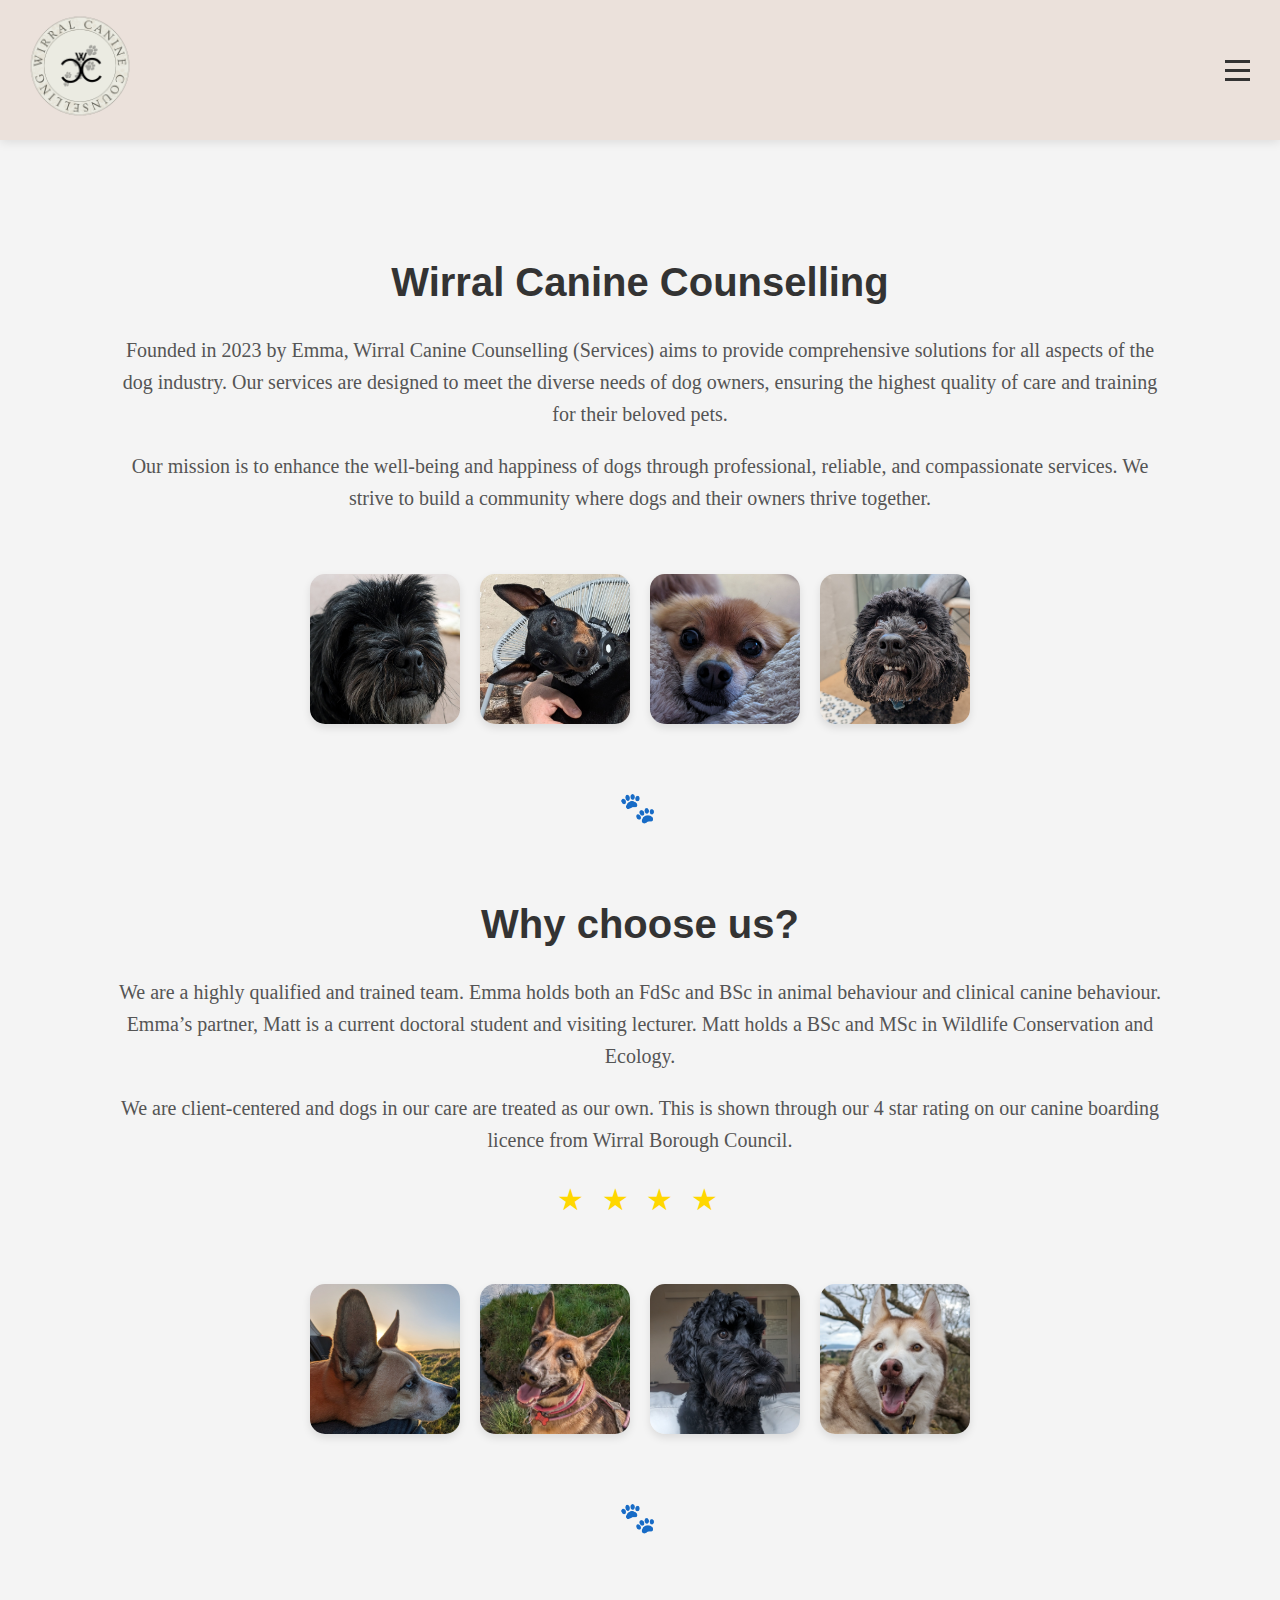
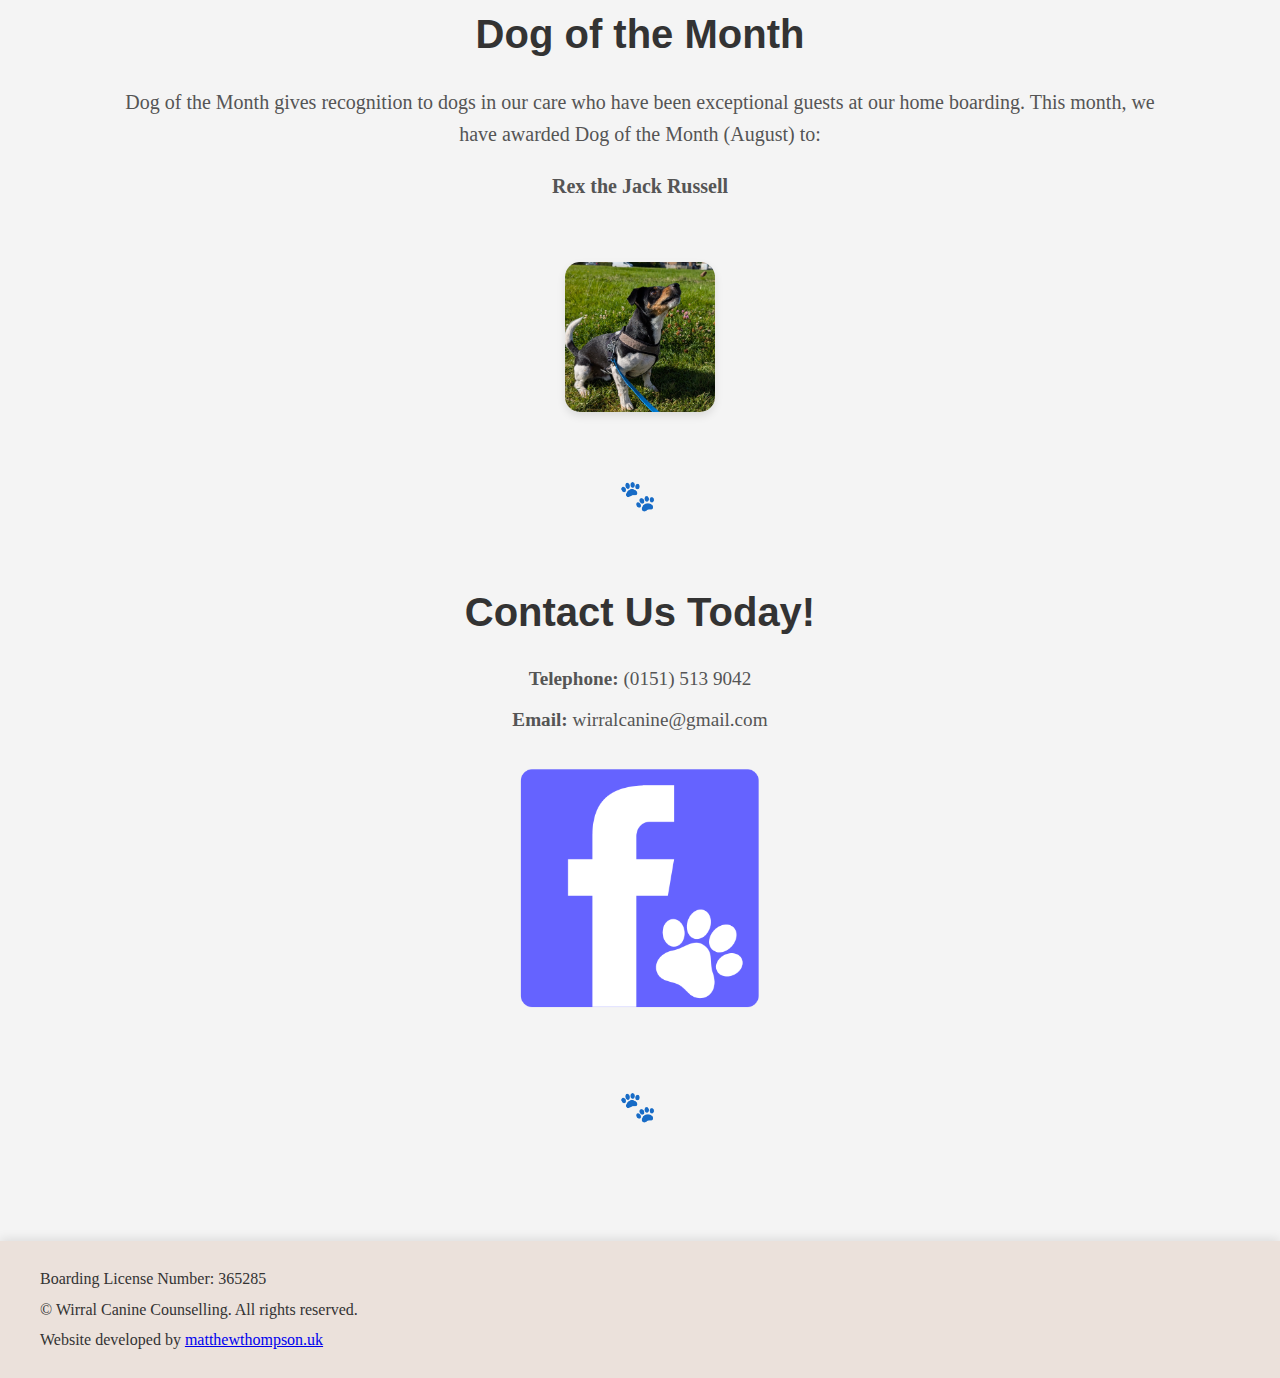
<file: public/index.html>
<!DOCTYPE html>
<html lang="en">

<script type="application/ld+json">
{
  "@context": "http://schema.org",
  "@type": "LocalBusiness",
  "name": "Wirral Canine Counselling",
  "telephone": "+44-151-513-9042",
  "address": {
    "@type": "PostalAddress",
    "streetAddress": "Woodchurch",
    "addressLocality": "Wirral",
    "postalCode": "CH49",
    "addressCountry": "GB"
  },
  "url": "https://www.wirralcanine.co.uk",
  "image": "https://www.wirralcanine.co.uk/wcc_logo_copyright.png"
}
</script>

<head>
  <meta charset="UTF-8">
  <meta name="viewport" content="width=device-width, initial-scale=1.0">
  <meta http-equiv="Content-Security-Policy" content="default-src 'self'; img-src 'self'; script-src 'self'; style-src 'self';">
  <title>Home | Wirral Canine Counselling</title>
  <meta name="description" content="Qualified dog behaviourist, boarding, and canine related services in Wirral. Professional and compassionate care for your beloved pets. Contact us today!">
  <link rel="stylesheet" href="css/style.css">
  <!-- Add custom fonts -->
  <link rel="preconnect" href="https://fonts.googleapis.com">
  <link rel="preconnect" href="https://fonts.gstatic.com" crossorigin>
  <link href="https://fonts.googleapis.com/css2?family=Raleway&family=Ovo&display=swap" rel="stylesheet">
</head>


<body>
  
  <!-- Main Header -->
  <header class="navbar">
    <div class="logo">
      <img src="images/wcc_logo_copyright.png" alt="Logo">
    </div>
    <nav>
      <!-- Hamburger button -->
      <button class="hamburger" aria-label="Toggle navigation">
        <span class="bar"></span>
        <span class="bar"></span>
        <span class="bar"></span>
      </button>
      <ul class="nav-links">
        <li><a href="index.html" class="active">HOME</a></li>
        <li><a href="behaviour.html">BEHAVIOUR</a></li>
        <li><a href="boarding.html">BOARDING</a></li>
        <li><a href="daycare.html">DAYCARE</a></li>
        <li><a href="sitting.html">PET SITTING</a></li>
        <!-- Omitted page for now <li><a href="walking.html">WALKING</a></li> -->
        <li><a href="license.html">LICENSE</a></li>
		<!-- Omitted page for now <li><a href="resources.html">RESOURCES</a></li> -->
        <li><a href="about.html">OUR STORY</a></li>
        <li><a href="contact.html">CONTACT</a></li>
		<li><a href="booking.html">BOOKING</a></li>
      </ul>
    </nav>
  </header>

  <main class="content">
  
	<div class="section">
    <h1> Wirral Canine Counselling</h1>
    <p>Founded in 2023 by Emma, Wirral Canine Counselling (Services) aims to provide comprehensive solutions for all aspects of the dog industry. Our services are designed to meet the diverse needs of dog owners, ensuring the highest quality of care and training for their beloved pets.</p>
    
    <p>Our mission is to enhance the well-being and happiness of dogs through professional, reliable, and compassionate services. We strive to build a community where dogs and their owners thrive together.</p>
	</div>
	
	<div class="image-gallery">
		<img src="images/dogs/dog1.jpg" alt="Dog_1" class="gallery-image">
		<img src="images/dogs/dog2.jpg" alt="Dog_2" class="gallery-image">
		<img src="images/dogs/dog3.jpg" alt="Dog_3" class="gallery-image">
		<img src="images/dogs/dog4.jpg" alt="Dog_4" class="gallery-image">
	</div>
	
	<!-- Add the paws using Unicode characters -->
	<div class="star-rating">
    &#128062; <!-- Unicode star character -->
	</div>
	
	<div class="section">
	<h1> Why choose us?</h1>
	<p> We are a highly qualified and trained team. Emma holds both an FdSc ​and BSc in animal behaviour and clinical canine behaviour. Emma’s ​partner, Matt is a current doctoral student and visiting lecturer. Matt ​holds a BSc and MSc in Wildlife Conservation and Ecology.</p>
	
	<p>We are client-centered and dogs in our care are treated as our own. This is shown through our 4 star rating on our canine boarding licence from Wirral Borough Council.</p>
	
	<!-- Add the star rating using Unicode characters -->
	<div class="star-rating">
    &#9733; &#9733; &#9733; &#9733; <!-- Unicode star character -->
	</div>
	
	</div>
	
	<div class="image-gallery">
		<img src="images/dogs/dog5.jpg" alt="Dog_5" class="gallery-image">
		<img src="images/dogs/dog6.jpg" alt="Dog_6" class="gallery-image">
		<img src="images/dogs/dog7.jpg" alt="Dog_7" class="gallery-image">
		<img src="images/dogs/dog8.jpg" alt="Dog_8" class="gallery-image">
	</div>
	
	<!-- Add the paws using Unicode characters -->
	<div class="star-rating">
    &#128062; <!-- Unicode star character -->
	</div>
	
	<div class="section">
	<h1> Dog of the Month</h1>
	<p> Dog of the Month gives recognition to dogs in our care who have been exceptional guests at our home boarding. This month, we have awarded Dog of the Month (August) to:</p>
	<p><b>Rex the Jack Russell</b></p>
	<div class="image-gallery">
		<img src="images/dogs/dog_month.jpg" alt="Dog_Month" class="gallery-image">
	</div>
	
	<!-- Add the paws using Unicode characters -->
	<div class="star-rating">
    &#128062; <!-- Unicode star character -->
	</div>
	
	<div class="section contact-section">
		<h1>Contact Us Today!</h1>
		<p><b>Telephone:</b> (0151) 513 9042</p>
		<p><b>Email:</b> wirralcanine@gmail.com</p>
  
		<!-- Facebook Icon with link -->
		<a href="https://www.facebook.com/WirralCanineCounselling/" target="_blank" class="social-icon">
			<img src="images/icons/wcc_fb.png" alt="Facebook Icon">
		</a>
	</div>

	<!-- Add the paws using Unicode characters -->
	<div class="star-rating">
    &#128062; <!-- Unicode star character -->
	</div>
	
  </main>

  <script src="scripts/script.js"></script>
  
  <footer class="footer">
    <div class="footer-content">
      <p>Boarding License Number: 365285</p>
      <p>&copy; <span id="current-year"></span> Wirral Canine Counselling. All rights reserved.</p>
	  <p>Website developed by <a href="https://www.matthewthompson.uk">matthewthompson.uk</a></p>
    </div>
  </footer>

	<script>
		document.getElementById("current-year").textContent = new Date().getFullYear();
	</script>


</body>


</html>
</file>
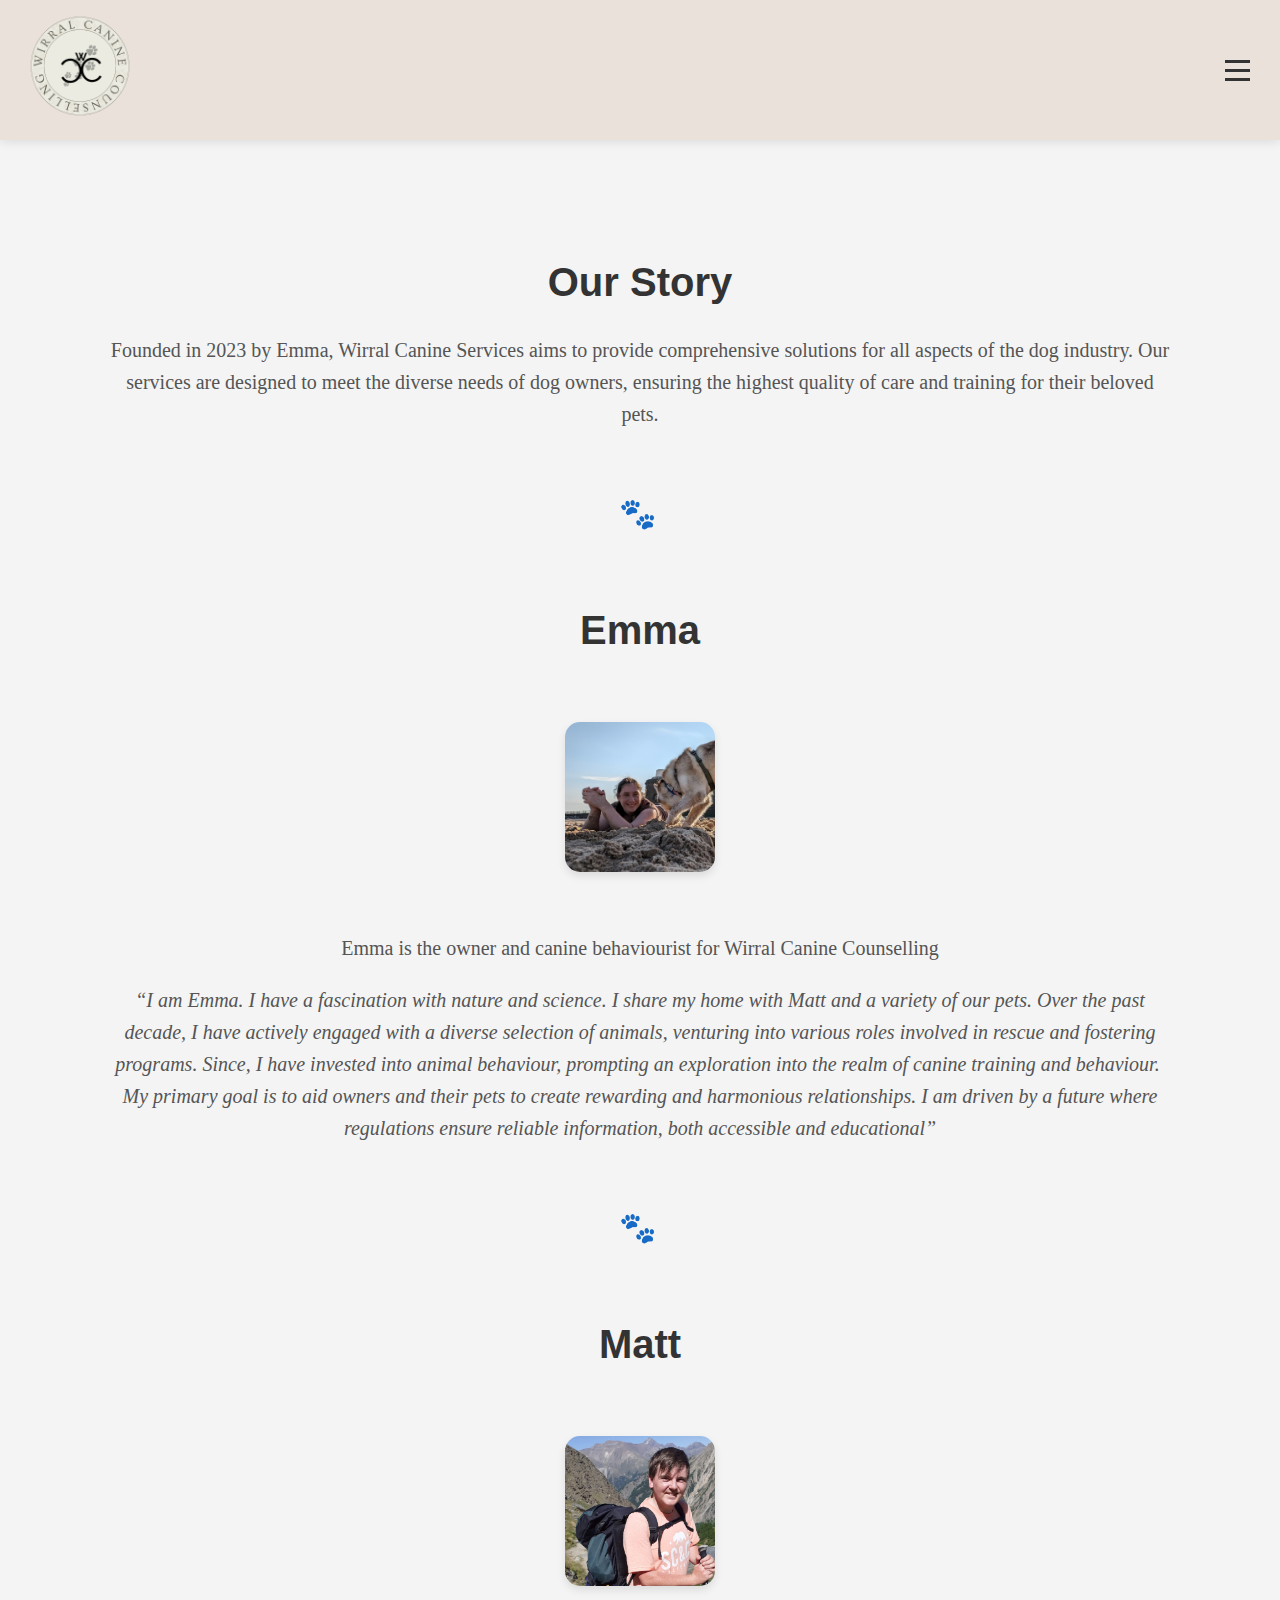
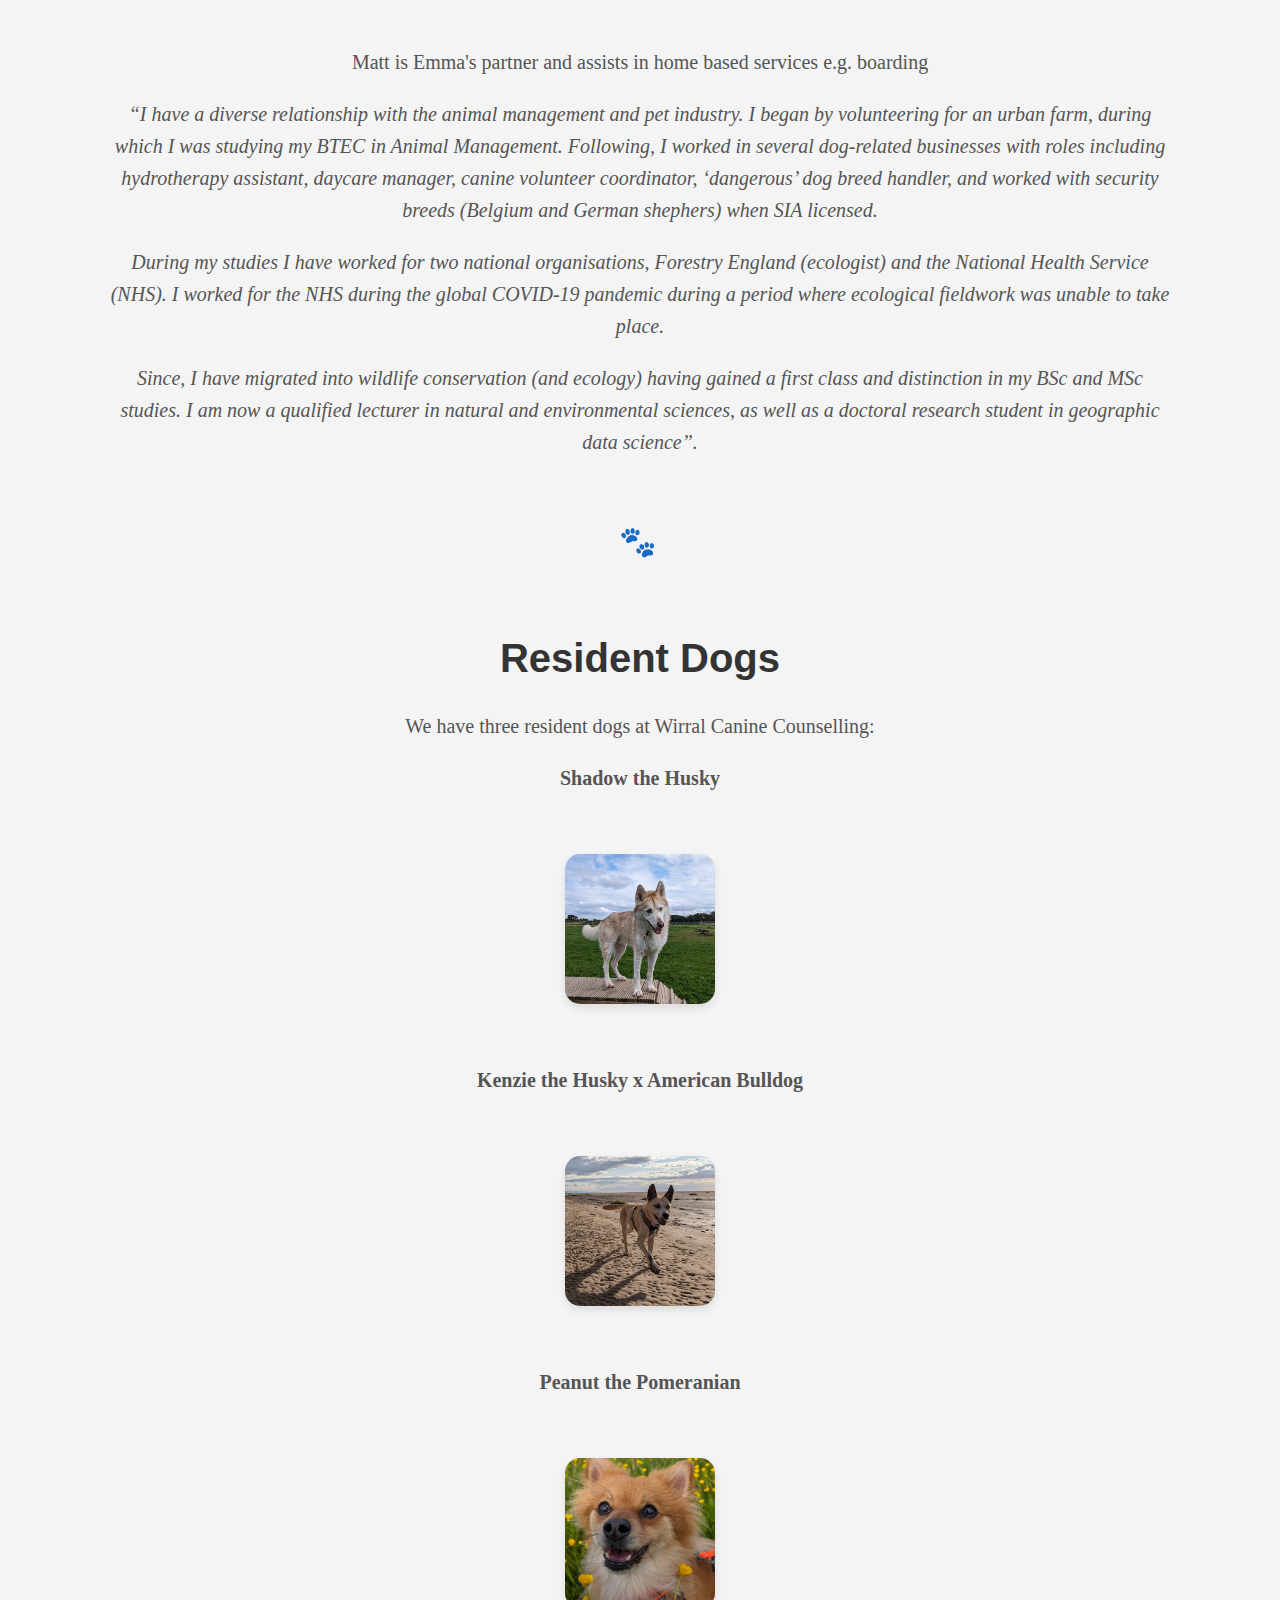
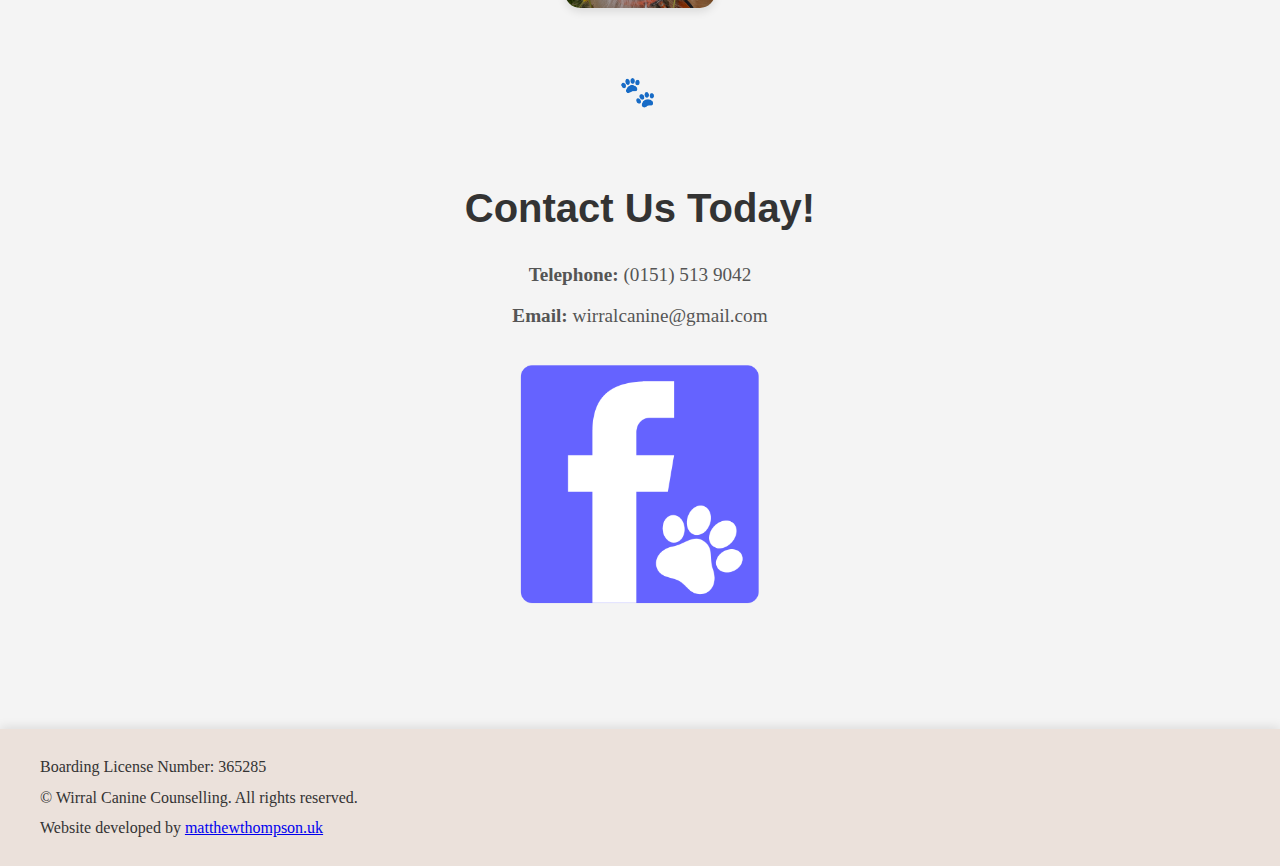
<file: public/about.html>
<!DOCTYPE html>
<html lang="en">

<script type="application/ld+json">
{
  "@context": "http://schema.org",
  "@type": "AboutPage",
  "name": "Our Story - Wirral Canine Counselling",
  "url": "https://www.wirralcanine.co.uk/about",
  "description": "Our story began in 2023 by Emma and you can learn more at our about page.",
  "about": {
    "@type": "LocalBusiness",
    "name": "Wirral Canine Counselling",
    "url": "https://www.wirralcanine.co.uk",
    "founder": {
      "@type": "Person",
      "name": "Emma",
      "jobTitle": "Founder and Lead Canine Behaviourist"
    },
    "foundingDate": "2023",
    "location": {
      "@type": "Place",
      "address": {
        "@type": "PostalAddress",
        "streetAddress": "Woodchurch",
        "addressLocality": "Wirral",
        "postalCode": "CH49",
        "addressCountry": "GB"
      }
    }
  },
  "publisher": {
    "@type": "LocalBusiness",
    "name": "Wirral Canine Counselling",
    "url": "https://www.wirralcanine.co.uk"
  }
}
</script>

<head>
  <meta charset="UTF-8">
  <meta name="viewport" content="width=device-width, initial-scale=1.0">
  <meta http-equiv="Content-Security-Policy" content="default-src 'self'; img-src 'self'; script-src 'self'; style-src 'self';">
  <title>Our Story | Wirral Canine Counselling</title>
  <meta name="description" content="Wirral Canine Counselling was established in 2023 in Wirral, Merseyside by Emma. Emma is a qualified canine behaviourist with partner Matt who is a qualified wildlife conservationist, university lecturer and doctoral research student!">
  <link rel="stylesheet" href="css/style.css">
  <!-- Add custom fonts -->
  <link rel="preconnect" href="https://fonts.googleapis.com">
  <link rel="preconnect" href="https://fonts.gstatic.com" crossorigin>
  <link href="https://fonts.googleapis.com/css2?family=Raleway&family=Ovo&display=swap" rel="stylesheet">
</head>


<body>
  
  <!-- Main Header -->
  <header class="navbar">
    <div class="logo">
      <img src="images/wcc_logo_copyright.png" alt="Logo">
    </div>
    <nav>
      <!-- Hamburger button -->
      <button class="hamburger" aria-label="Toggle navigation">
        <span class="bar"></span>
        <span class="bar"></span>
        <span class="bar"></span>
      </button>
      <ul class="nav-links">
        <li><a href="index.html">HOME</a></li>
        <li><a href="behaviour.html">BEHAVIOUR</a></li>
        <li><a href="boarding.html">BOARDING</a></li>
        <li><a href="daycare.html">DAYCARE</a></li>
        <li><a href="sitting.html">PET SITTING</a></li>
        <!-- Omitted page for now <li><a href="walking.html">WALKING</a></li> -->
        <li><a href="license.html">LICENSE</a></li>
		<!-- Omitted page for now <li><a href="resources.html">RESOURCES</a></li> -->
        <li><a href="about.html"  class="active">OUR STORY</a></li>
        <li><a href="contact.html">CONTACT</a></li>
		<li><a href="booking.html">BOOKING</a></li>
      </ul>
    </nav>
  </header>

  <main class="content">
  
	<div class="section">
		<h1>Our Story</h1>
		<p>Founded in 2023 by Emma, Wirral Canine Services aims to provide ​​comprehensive solutions for all aspects of the dog industry. Our services are ​​designed to meet the diverse needs of dog owners, ensuring the highest ​quality ​of care and training for their beloved pets.</p>
	</div>
	
	<!-- Add the paws using Unicode characters -->
	<div class="star-rating">
    &#128062; <!-- Unicode star character -->
	</div>
	
	<div class="section">
		<h1>Emma</h1>
			<div class="image-gallery">
				<img src="images/humans/emma.jpg" alt="Emma_Owner" class="gallery-image">
			</div>
		<p>Emma is the owner and canine behaviourist for Wirral Canine Counselling</p>
		<p><i>“I am Emma. I have a fascination with nature and ​science. I share my home with ​Matt and a variety ​of our pets. Over the past decade, I have actively ​engaged ​with a diverse selection of animals, ​venturing into various roles involved in ​rescue ​and fostering programs. Since, I have invested ​into animal behaviour, ​prompting an exploration ​into the realm of canine training and behaviour. ​My ​primary goal is to aid owners and their pets to ​create rewarding and ​harmonious relationships. I ​am driven by a future where regulations ensure ​​reliable information, both accessible and ​educational”</i></p>
	</div>
	
	<!-- Add the paws using Unicode characters -->
	<div class="star-rating">
    &#128062; <!-- Unicode star character -->
	</div>
	
	<div class="section">
		<h1>Matt</h1>
			<div class="image-gallery">
				<img src="images/humans/matt.jpg" alt="Matt_Partner" class="gallery-image">
			</div>
		<p>Matt is Emma's partner and assists in home based services e.g. boarding</p>
		<p><i>“I have a diverse relationship with the animal management and pet industry. I ​began by volunteering for an urban farm, during which I was studying my BTEC ​in Animal Management. Following, I worked in several dog-related businesses ​with roles including hydrotherapy assistant, daycare manager, canine volunteer ​coordinator, ‘dangerous’ dog breed handler, and worked with security breeds ​(Belgium and German shephers) when SIA licensed.</i></p>

		<p><i>During my studies I have worked for two national organisations, Forestry ​England (ecologist) and the National Health Service (NHS). I worked for the NHS ​during the global COVID-19 pandemic during a period where ecological ​fieldwork was unable to take place.</i></p>

		<p><i>Since, I have migrated into wildlife conservation (and ecology) having gained a ​first class and distinction in my BSc and MSc studies. I am now a qualified ​lecturer in natural and environmental sciences, as well as a doctoral research ​student in geographic data science”.</i></p>
	</div>
	
	<!-- Add the paws using Unicode characters -->
	<div class="star-rating">
    &#128062; <!-- Unicode star character -->
	</div>
	
	<div class="section">
	<h1> Resident Dogs</h1>
	<p> We have three resident dogs at Wirral Canine Counselling:</p>
	<p><b>Shadow the Husky</b></p>
	<div class="image-gallery">
		<img src="images/dogs/shadow.jpg" alt="Shadow_Husky" class="gallery-image">
	</div>
	<p><b>Kenzie the Husky x American Bulldog</b></p>
	<div class="image-gallery">
		<img src="images/dogs/kenzie.jpg" alt="Kenzie_Husky" class="gallery-image">
	</div>
	<p><b>Peanut the Pomeranian</b></p>
	<div class="image-gallery">
		<img src="images/dogs/peanut.jpg" alt="Peanut_Pomeranian" class="gallery-image">
	</div>
	
	<!-- Add the paws using Unicode characters -->
	<div class="star-rating">
    &#128062; <!-- Unicode star character -->
	</div>
	
	</div>
	
	<div class="section contact-section">
		<h1>Contact Us Today!</h1>
		<p><b>Telephone:</b> (0151) 513 9042</p>
		<p><b>Email:</b> wirralcanine@gmail.com</p>
  
		<!-- Facebook Icon with link -->
		<a href="https://www.facebook.com/WirralCanineCounselling/" target="_blank" class="social-icon">
			<img src="images/icons/wcc_fb.png" alt="Facebook Icon">
		</a>
	</div>

	
  </main>

  <script src="scripts/script.js"></script>
  
  <footer class="footer">
    <div class="footer-content">
      <p>Boarding License Number: 365285</p>
      <p>&copy; <span id="current-year"></span> Wirral Canine Counselling. All rights reserved.</p>
	  <p>Website developed by <a href="https://www.matthewthompson.uk">matthewthompson.uk</a></p>
    </div>
  </footer>

	<script>
		document.getElementById("current-year").textContent = new Date().getFullYear();
	</script>


</body>


</html>
</file>
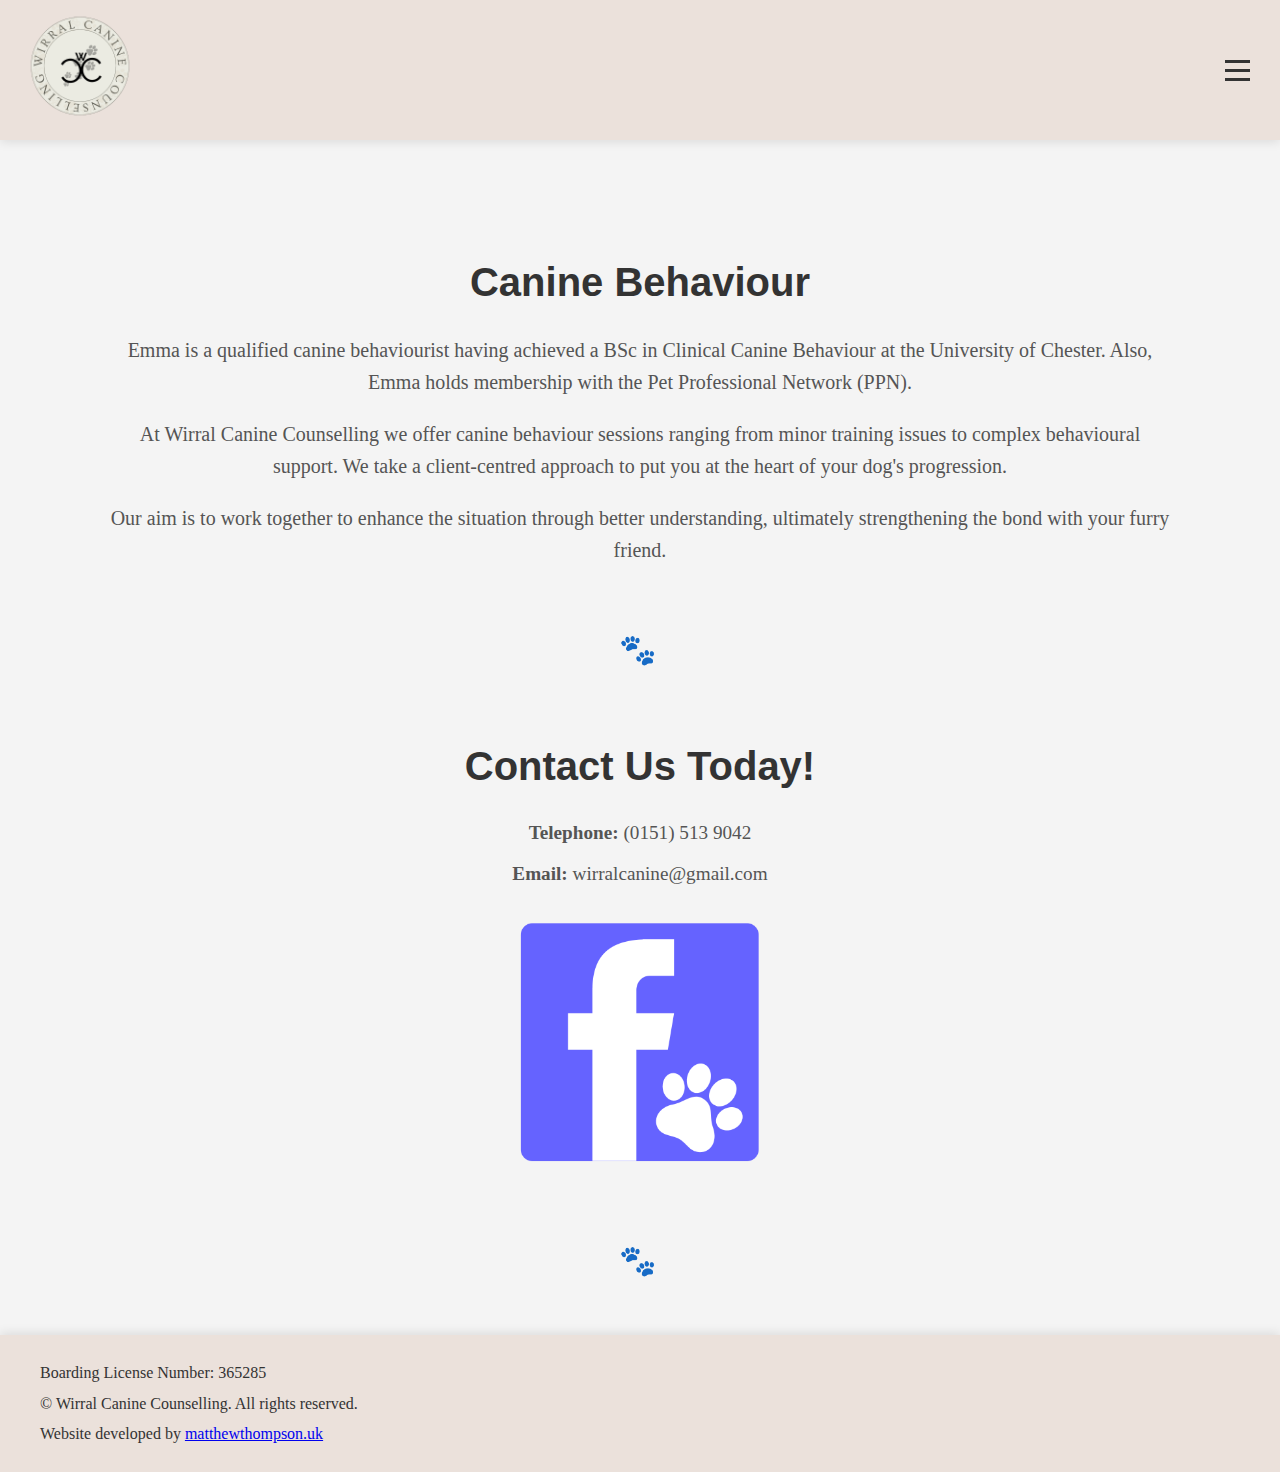
<file: public/behaviour.html>
<!DOCTYPE html>
<html lang="en">

<script type="application/ld+json">
{
  "@context": "http://schema.org",
  "@type": "Service",
  "name": "Dog Behaviour",
  "provider": {
    "@type": "LocalBusiness",
    "name": "Wirral Canine Counselling"
  },
  "description": "Qualified canine behaviourist providing services for your dog.",
  "serviceType": "Dog Behaviour",
  "url": "https://www.wirralcanine.co.uk/behaviour"
}
</script>

<!DOCTYPE html>
<html lang="en">

<head>
  <meta charset="UTF-8">
  <meta name="viewport" content="width=device-width, initial-scale=1.0">
  <meta http-equiv="Content-Security-Policy" content="default-src 'self'; img-src 'self'; script-src 'self'; style-src 'self';">
  <title>Qualified Canine Behaviourist | Wirral Canine Counselling</title>
  <meta name="description" content="Qualified dog behaviourist in Wirral. Supporting the development of challenging behaviours for your dog. Contact Emma today for a consultation.">
  <link rel="stylesheet" href="css/style.css">
  <link rel="preconnect" href="https://fonts.googleapis.com">
  <link rel="preconnect" href="https://fonts.gstatic.com" crossorigin>
  <link href="https://fonts.googleapis.com/css2?family=Raleway&family=Ovo&display=swap" rel="stylesheet">
</head>

<body>
  
  <!-- Main Header -->
  <header class="navbar">
    <div class="logo">
      <img src="images/wcc_logo_copyright.png" alt="Logo">
    </div>
    <nav>
      <button class="hamburger" aria-label="Toggle navigation">
        <span class="bar"></span>
        <span class="bar"></span>
        <span class="bar"></span>
      </button>
      <ul class="nav-links">
        <li><a href="index.html">HOME</a></li>
        <li><a href="behaviour.html" class="active">BEHAVIOUR</a></li>
        <li><a href="boarding.html">BOARDING</a></li>
        <li><a href="daycare.html">DAYCARE</a></li>
        <li><a href="sitting.html">PET SITTING</a></li>
        <li><a href="license.html">LICENSE</a></li>
        <!-- Omitted page for now <li><a href="resources.html">RESOURCES</a></li> -->
        <li><a href="about.html">OUR STORY</a></li>
        <li><a href="contact.html">CONTACT</a></li>
        <li><a href="booking.html">BOOKING</a></li>
      </ul>
    </nav>
  </header>

  <main class="content">
    <div class="section">
      <h1> Canine Behaviour</h1>
      <p>Emma is a qualified canine behaviourist having achieved a BSc in Clinical ​Canine Behaviour at the University of Chester. Also, Emma holds membership ​with the Pet Professional Network (PPN).</p>
      <p>At Wirral Canine Counselling we offer canine behaviour sessions ranging ​from minor training issues to complex behavioural support. We take a client-centred approach to put you at the heart of your dog's progression.</p>
      <p>Our aim is to work together to enhance the situation through better ​understanding, ultimately strengthening the bond with your furry friend.</p>
    </div>
    
    <!-- Add the paws using Unicode characters -->
    <div class="star-rating">
      &#128062; <!-- Unicode paw character -->
    </div>
    
    <div class="section contact-section">
      <h1>Contact Us Today!</h1>
      <p><b>Telephone:</b> (0151) 513 9042</p>
      <p><b>Email:</b> wirralcanine@gmail.com</p>
  
      <!-- Facebook Icon with link -->
      <a href="https://www.facebook.com/WirralCanineCounselling/" target="_blank" class="social-icon">
        <img src="images/icons/wcc_fb.png" alt="Facebook Icon">
      </a>
    </div>
    
    <!-- Add the paws using Unicode characters -->
    <div class="star-rating">
      &#128062; <!-- Unicode paw character -->
    </div>
  </main>

  <script src="scripts/script.js"></script>
  
  <footer class="footer">
    <div class="footer-content">
      <p>Boarding License Number: 365285</p>
      <p>&copy; <span id="current-year"></span> Wirral Canine Counselling. All rights reserved.</p>
      <p>Website developed by <a href="https://www.matthewthompson.uk">matthewthompson.uk</a></p>
    </div>
  </footer>

  <script>
    document.getElementById("current-year").textContent = new Date().getFullYear();
  </script>

</body>

</html>
</file>
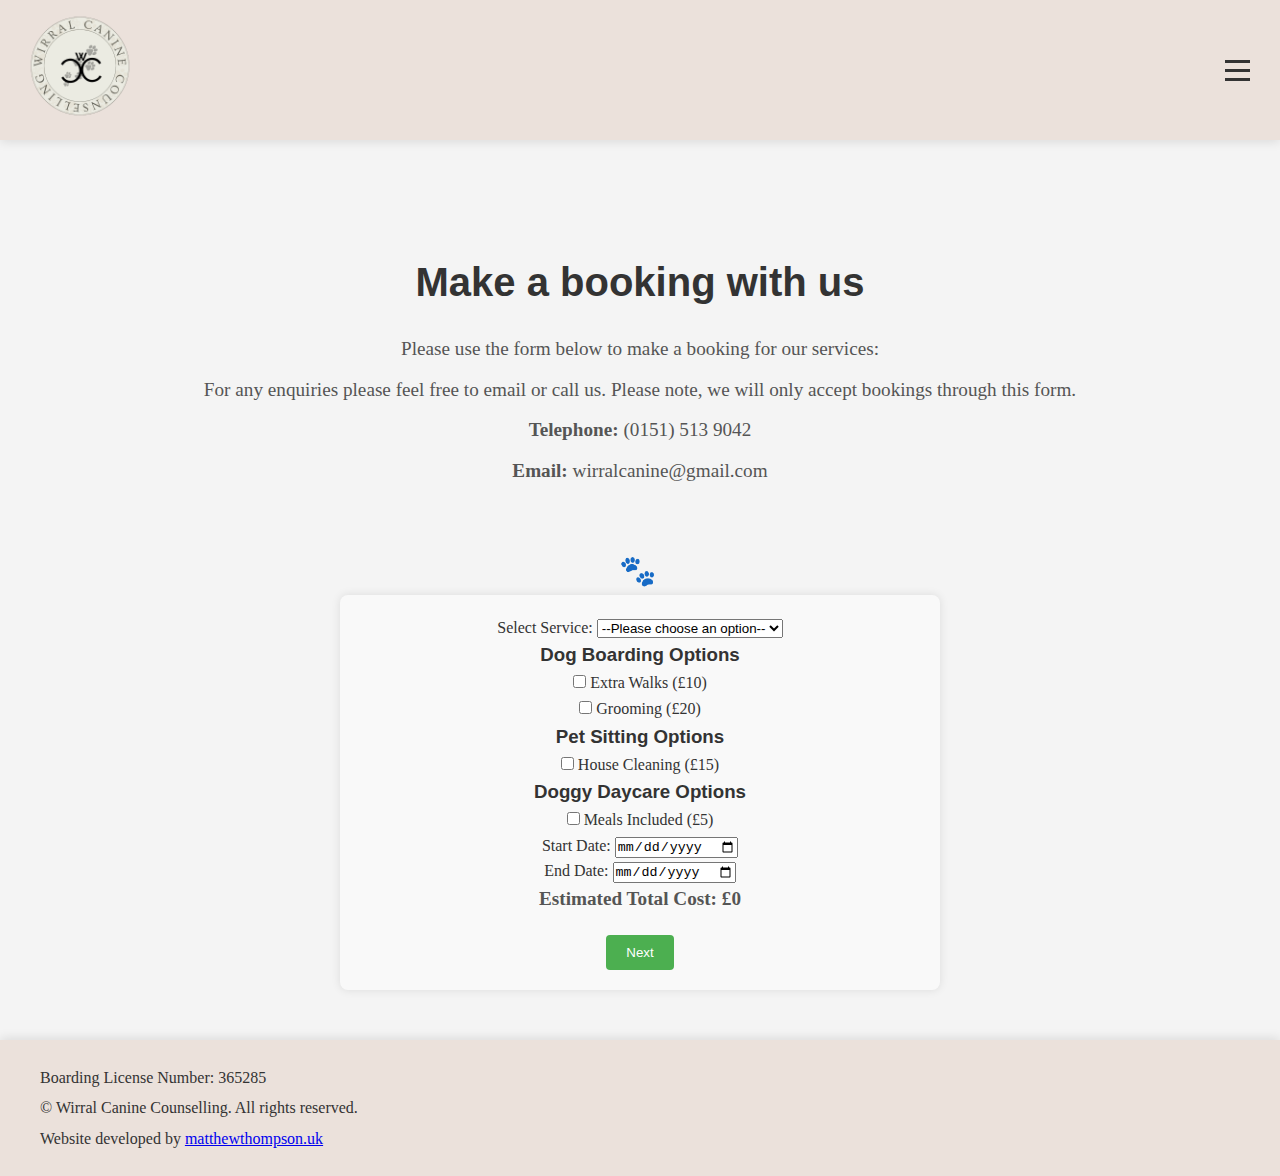
<file: public/booking.html>
<!DOCTYPE html>
<html lang="en">

<script type="application/ld+json">
{
  "@context": "http://schema.org",
  "@type": "ContactPage",
  "name": "Book Us - Wirral Canine Counselling",
  "url": "https://www.wirralcanine.co.uk/booking",
  "description": "Get in touch with Wirral Canine Counselling. Book our dog boarding, daycare and behaviour consultations.",
  "contactPoint": {
    "@type": "ContactPoint",
    "telephone": "+44-151-513-9042",
    "contactType": "Customer Service",
    "areaServed": "GB",
    "availableLanguage": ["English"],
    "email": "wirralcanine@gmail.com"
  },
  "address": {
    "@type": "PostalAddress",
    "streetAddress": "Woodchurch",
    "addressLocality": "Wirral",
    "postalCode": "CH49",
    "addressCountry": "GB"
  },
  "publisher": {
    "@type": "Organization",
    "name": "Wirral Canine Counselling",
    "url": "https://www.wirralcanine.co.uk"
  }
}
</script>


<head>
  <meta charset="UTF-8">
  <meta name="viewport" content="width=device-width, initial-scale=1.0">
  <meta http-equiv="Content-Security-Policy" content="default-src 'self'; img-src 'self'; script-src 'self'; style-src 'self';">
  <title>Contact Us | Wirral Canine Counselling</title>
  <meta name="description" content="Want to get in touch with Wirral Canine Counselling? You can do so at our contact page were you can find our email, telephone and social media links.">
  <link rel="stylesheet" href="css/style.css">
  <!-- Add custom fonts -->
  <link rel="preconnect" href="https://fonts.googleapis.com">
  <link rel="preconnect" href="https://fonts.gstatic.com" crossorigin>
  <link href="https://fonts.googleapis.com/css2?family=Raleway&family=Ovo&display=swap" rel="stylesheet">
</head>


<body>
  
  <!-- Main Header -->
  <header class="navbar">
    <div class="logo">
      <img src="images/wcc_logo_copyright.png" alt="Logo">
    </div>
    <nav>
      <!-- Hamburger button -->
      <button class="hamburger" aria-label="Toggle navigation">
        <span class="bar"></span>
        <span class="bar"></span>
        <span class="bar"></span>
      </button>
      <ul class="nav-links">
        <li><a href="index.html">HOME</a></li>
        <li><a href="behaviour.html">BEHAVIOUR</a></li>
        <li><a href="boarding.html">BOARDING</a></li>
        <li><a href="daycare.html">DAYCARE</a></li>
        <li><a href="sitting.html">PET SITTING</a></li>
        <!-- Omitted page for now <li><a href="walking.html">WALKING</a></li> -->
        <li><a href="license.html">LICENSE</a></li>
		<!-- Omitted page for now <li><a href="resources.html">RESOURCES</a></li> -->
        <li><a href="about.html">OUR STORY</a></li>
        <li><a href="contact.html">CONTACT</a></li>
		<li><a href="booking.html"  class="active">BOOKING</a></li>
      </ul>
    </nav>
  </header>

  <main class="content">
	
	<div class="section contact-section">
		<h1>Make a booking with us</h1>
		<p>Please use the form below to make a booking for our services:</p>
		<p>For any enquiries please feel free to email or call us. Please note, we will only accept bookings through this form.</p>
		<p><b>Telephone:</b> (0151) 513 9042</p>
		<p><b>Email:</b> wirralcanine@gmail.com</p>
	</div>
	
	<!-- Add the paws using Unicode characters -->
	<div class="star-rating">
    &#128062; <!-- Unicode star character -->
	</div>
	
	<!-- Integrate form below -->
	
	<div class="form-container">
    <form action="/submit_form" method="POST">
        <label for="service_type">Select Service:</label>
        <select id="service_type" name="service_type" onchange="showFormFields();" required>
            <option value="">--Please choose an option--</option>
            <option value="dog_boarding">Dog Boarding</option>
            <option value="pet_sitting">Pet Sitting</option>
            <option value="doggy_daycare">Doggy Daycare</option>
        </select>

        <!-- Dog Boarding Add-ons -->
        <div id="dog_boarding" class="form-section">
            <h3>Dog Boarding Options</h3>
            <label><input type="checkbox" id="extra_walks" name="extra_walks" value="10" onchange="calculateEstimate()"> Extra Walks (£10)</label><br>
            <label><input type="checkbox" id="grooming" name="grooming" value="20" onchange="calculateEstimate()"> Grooming (£20)</label><br>
        </div>

        <!-- Pet Sitting Add-ons -->
        <div id="pet_sitting" class="form-section">
            <h3>Pet Sitting Options</h3>
            <label><input type="checkbox" id="house_cleaning" name="house_cleaning" value="15" onchange="calculateEstimate()"> House Cleaning (£15)</label><br>
        </div>

        <!-- Doggy Daycare Add-ons -->
        <div id="doggy_daycare" class="form-section">
            <h3>Doggy Daycare Options</h3>
            <label><input type="checkbox" id="meals_included" name="meals_included" value="5" onchange="calculateEstimate()"> Meals Included (£5)</label><br>
        </div>

        <!-- Date Selection -->
        <label for="start_date">Start Date:</label>
        <input type="date" id="start_date" name="start_date" onchange="checkAvailability();" required><br>

        <label for="end_date">End Date:</label>
        <input type="date" id="end_date" name="end_date" onchange="checkAvailability();" required><br>

        <!-- Display the estimate -->
        <p id="total_estimate">Estimated Total Cost: £0</p>

        <!-- Display availability status -->
        <p id="statusMessage"></p>

        <button type="submit">Next</button>
    </form>
</div>
	
	<!-- End of form area -->
	
  </main>

  <script src="scripts/script.js"></script>
  
  <footer class="footer">
    <div class="footer-content">
      <p>Boarding License Number: 365285</p>
      <p>&copy; <span id="current-year"></span> Wirral Canine Counselling. All rights reserved.</p>
	  <p>Website developed by <a href="https://www.matthewthompson.uk">matthewthompson.uk</a></p>
    </div>
  </footer>

	<script>
		document.getElementById("current-year").textContent = new Date().getFullYear();
	</script>


</body>

<script>
    function showFormFields() {
        const serviceType = document.getElementById('service_type').value;
        const sections = document.querySelectorAll('.form-section');
        sections.forEach(section => section.style.display = 'none');

        if (serviceType) {
            document.getElementById(serviceType).style.display = 'block';
        }

        calculateEstimate();
    }

    function calculateEstimate() {
        let totalCost = 0;
        const serviceType = document.getElementById('service_type').value;

        if (serviceType === 'dog_boarding') {
            totalCost = 50;
            if (document.getElementById('extra_walks').checked) totalCost += 10;
            if (document.getElementById('grooming').checked) totalCost += 20;
        } else if (serviceType === 'pet_sitting') {
            totalCost = 30;
            if (document.getElementById('house_cleaning').checked) totalCost += 15;
        } else if (serviceType === 'doggy_daycare') {
            totalCost = 20;
            if (document.getElementById('meals_included').checked) totalCost += 5;
        }

        document.getElementById('total_estimate').innerText = `Estimated Total Cost: £${totalCost}`;
    }

    function checkAvailability() {
        const startDate = document.getElementById('start_date').value;
        const endDate = document.getElementById('end_date').value;
        const serviceType = document.getElementById('service_type').value;

        if (startDate && endDate && serviceType) {
            fetch('/check_availability', {
                method: 'POST',
                headers: {
                    'Content-Type': 'application/json'
                },
                body: JSON.stringify({ start_date: startDate, end_date: endDate, service_type: serviceType })
            })
            .then(response => response.json())
            .then(data => {
                let statusMessage = document.getElementById('statusMessage');
                if (data.available) {
                    statusMessage.innerText = 'Dates are available!';
                    statusMessage.style.color = 'green';
                } else {
                    statusMessage.innerText = 'Dates are not available, please choose another range.';
                    statusMessage.style.color = 'red';
                }
            });
        }
    }
</script>


</html>
</file>
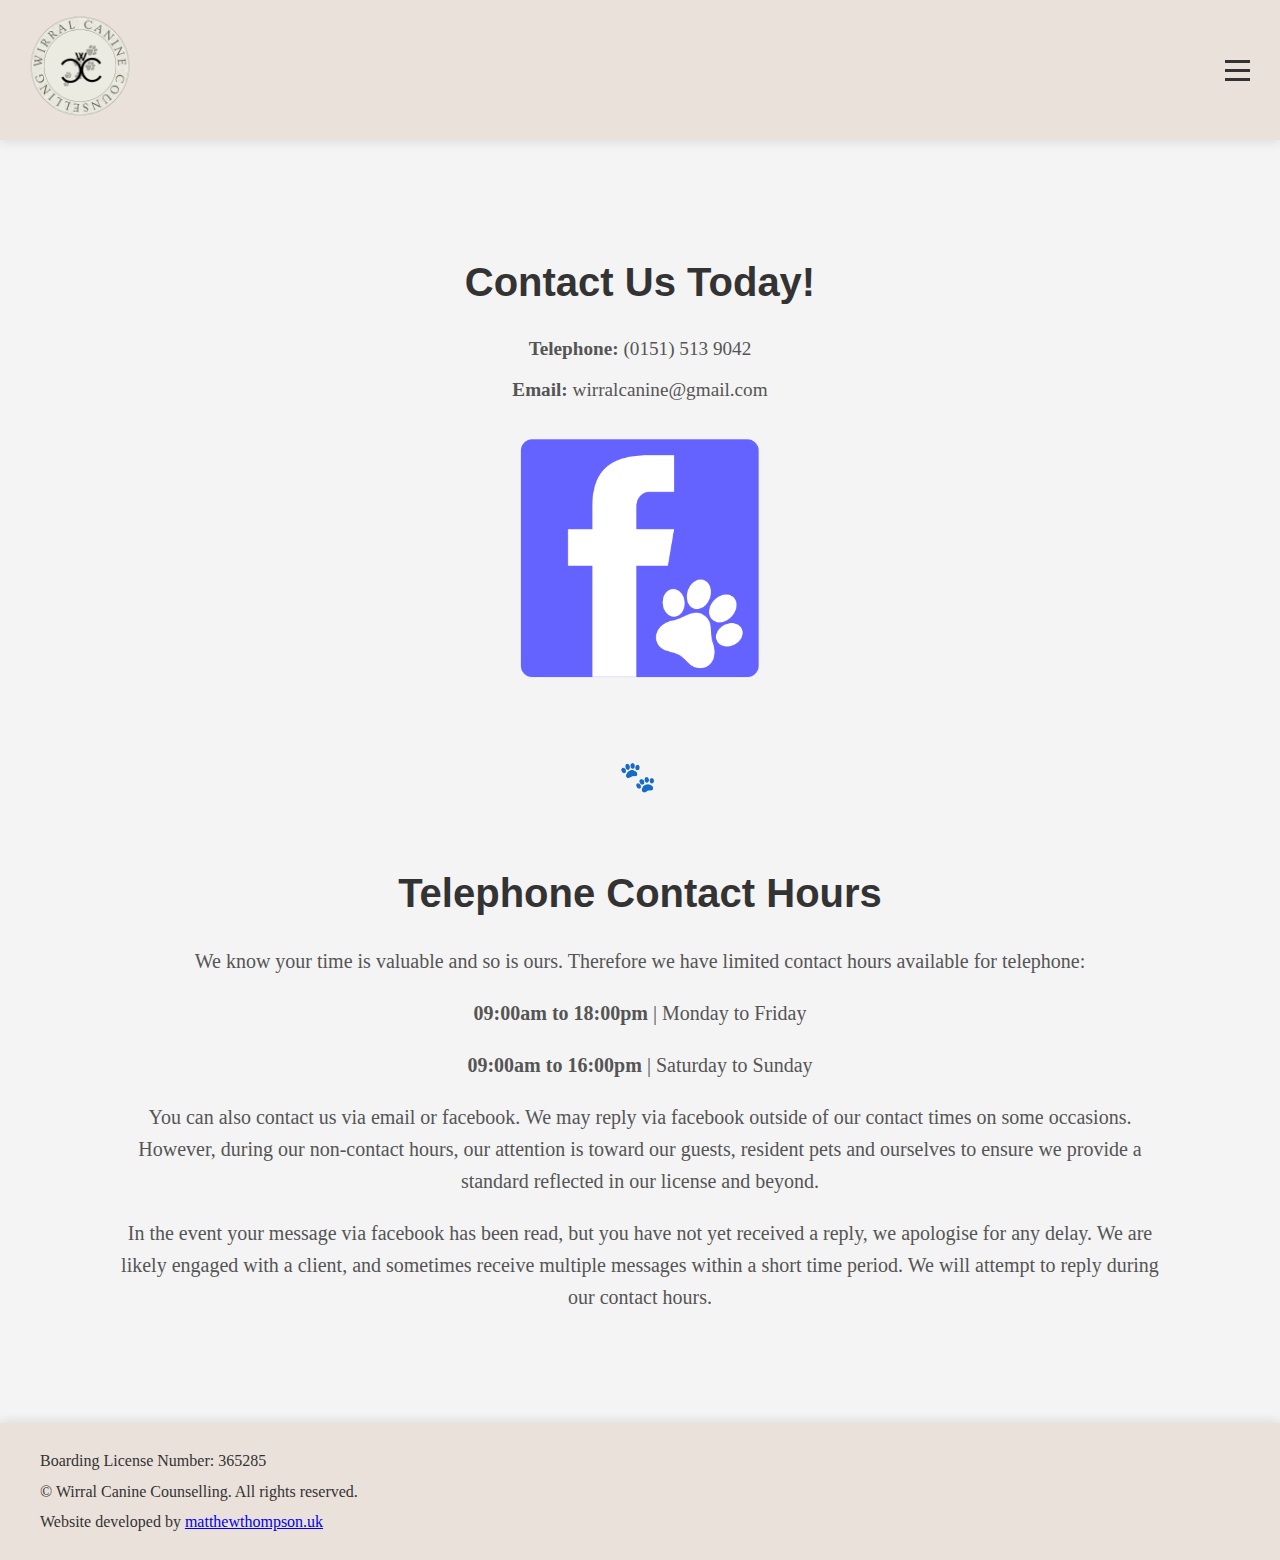
<file: public/contact.html>
<!DOCTYPE html>
<html lang="en">

<script type="application/ld+json">
{
  "@context": "http://schema.org",
  "@type": "ContactPage",
  "name": "Contact Us - Wirral Canine Counselling",
  "url": "https://www.wirralcanine.co.uk/contact",
  "description": "Get in touch with Wirral Canine Counselling. Contact us for dog boarding, daycare and behaviour consultations.",
  "contactPoint": {
    "@type": "ContactPoint",
    "telephone": "+44-151-513-9042",
    "contactType": "Customer Service",
    "areaServed": "GB",
    "availableLanguage": ["English"],
    "email": "wirralcanine@gmail.com"
  },
  "address": {
    "@type": "PostalAddress",
    "streetAddress": "Woodchurch",
    "addressLocality": "Wirral",
    "postalCode": "CH49",
    "addressCountry": "GB"
  },
  "publisher": {
    "@type": "Organization",
    "name": "Wirral Canine Counselling",
    "url": "https://www.wirralcanine.co.uk"
  }
}
</script>


<head>
  <meta charset="UTF-8">
  <meta name="viewport" content="width=device-width, initial-scale=1.0">
  <meta http-equiv="Content-Security-Policy" content="default-src 'self'; img-src 'self'; script-src 'self'; style-src 'self';">
  <title>Contact Us | Wirral Canine Counselling</title>
  <meta name="description" content="Want to get in touch with Wirral Canine Counselling? You can do so at our contact page were you can find our email, telephone and social media links.">
  <link rel="stylesheet" href="css/style.css">
  <!-- Add custom fonts -->
  <link rel="preconnect" href="https://fonts.googleapis.com">
  <link rel="preconnect" href="https://fonts.gstatic.com" crossorigin>
  <link href="https://fonts.googleapis.com/css2?family=Raleway&family=Ovo&display=swap" rel="stylesheet">
</head>


<body>
  
  <!-- Main Header -->
  <header class="navbar">
    <div class="logo">
      <img src="images/wcc_logo_copyright.png" alt="Logo">
    </div>
    <nav>
      <!-- Hamburger button -->
      <button class="hamburger" aria-label="Toggle navigation">
        <span class="bar"></span>
        <span class="bar"></span>
        <span class="bar"></span>
      </button>
      <ul class="nav-links">
        <li><a href="index.html">HOME</a></li>
        <li><a href="behaviour.html">BEHAVIOUR</a></li>
        <li><a href="boarding.html">BOARDING</a></li>
        <li><a href="daycare.html">DAYCARE</a></li>
        <li><a href="sitting.html">PET SITTING</a></li>
        <!-- Omitted page for now <li><a href="walking.html">WALKING</a></li> -->
        <li><a href="license.html">LICENSE</a></li>
		<!-- Omitted page for now <li><a href="resources.html">RESOURCES</a></li> -->
        <li><a href="about.html">OUR STORY</a></li>
        <li><a href="contact.html"  class="active">CONTACT</a></li>
		<li><a href="booking.html">BOOKING</a></li>
      </ul>
    </nav>
  </header>

  <main class="content">
	
	<div class="section contact-section">
		<h1>Contact Us Today!</h1>
		<p><b>Telephone:</b> (0151) 513 9042</p>
		<p><b>Email:</b> wirralcanine@gmail.com</p>
  
		<!-- Facebook Icon with link -->
		<a href="https://www.facebook.com/WirralCanineCounselling/" target="_blank" class="social-icon">
			<img src="images/icons/wcc_fb.png" alt="Facebook Icon">
		</a>
	</div>
	
	<!-- Add the paws using Unicode characters -->
	<div class="star-rating">
    &#128062; <!-- Unicode star character -->
	</div>
	
	<div class="section">
		<h1> Telephone Contact Hours</h1>
		
		<p>We know your time is valuable and so is ours. Therefore we have limited contact hours available for telephone:</p>
		<p><b>09:00am to 18:00pm </b>| Monday to Friday</p>
		<p><b>09:00am to 16:00pm </b>| Saturday to Sunday</p>
		<p>You can also contact us via email or facebook. We may reply via facebook outside of our contact times on some occasions. However, during our non-contact hours, our attention is toward our guests, resident pets and ourselves to ensure we provide a standard reflected in our license and beyond.</p>
		<p>In the event your message via facebook has been read, but you have not yet received a reply, we apologise for any delay. We are likely engaged with a client, and sometimes receive multiple messages within a short time period. We will attempt to reply during our contact hours.</p>
	</div>

	
  </main>

  <script src="scripts/script.js"></script>
  
  <footer class="footer">
    <div class="footer-content">
      <p>Boarding License Number: 365285</p>
      <p>&copy; <span id="current-year"></span> Wirral Canine Counselling. All rights reserved.</p>
	  <p>Website developed by <a href="https://www.matthewthompson.uk">matthewthompson.uk</a></p>
    </div>
  </footer>

	<script>
		document.getElementById("current-year").textContent = new Date().getFullYear();
	</script>


</body>


</html>
</file>
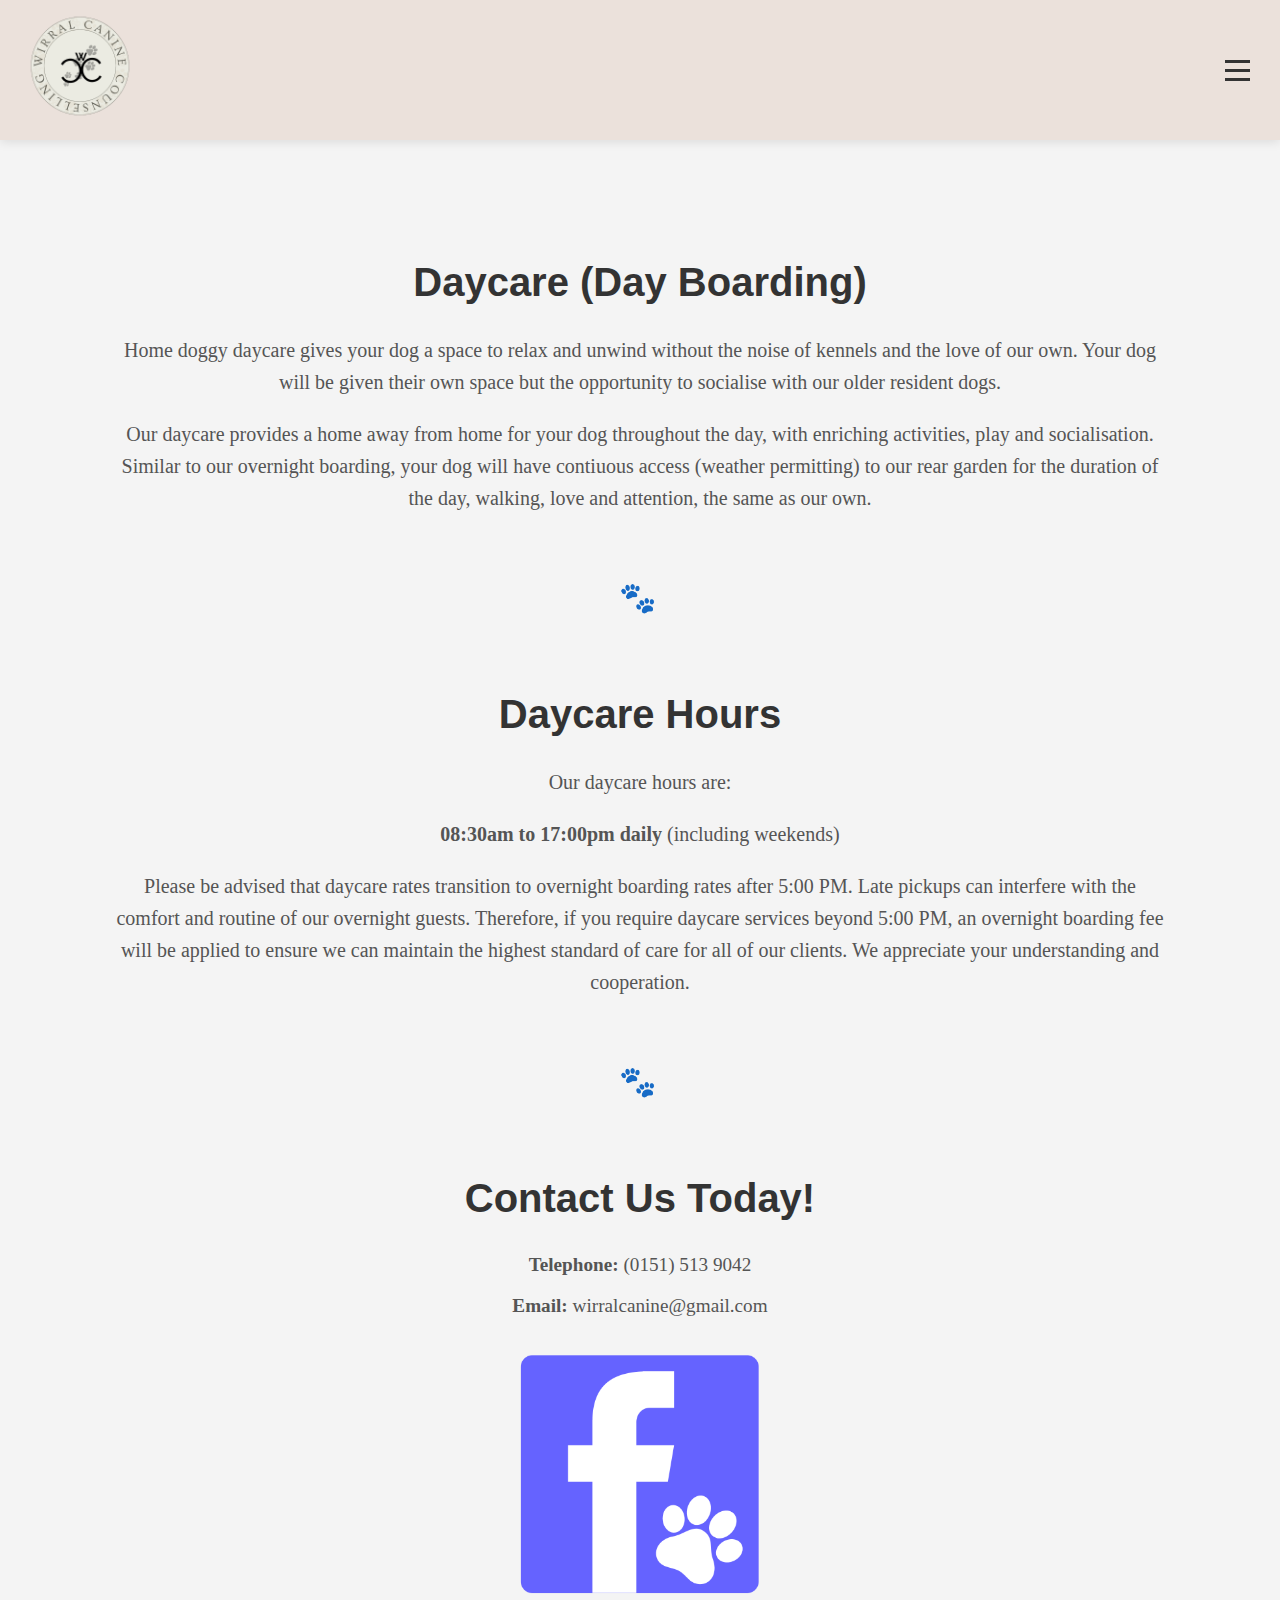
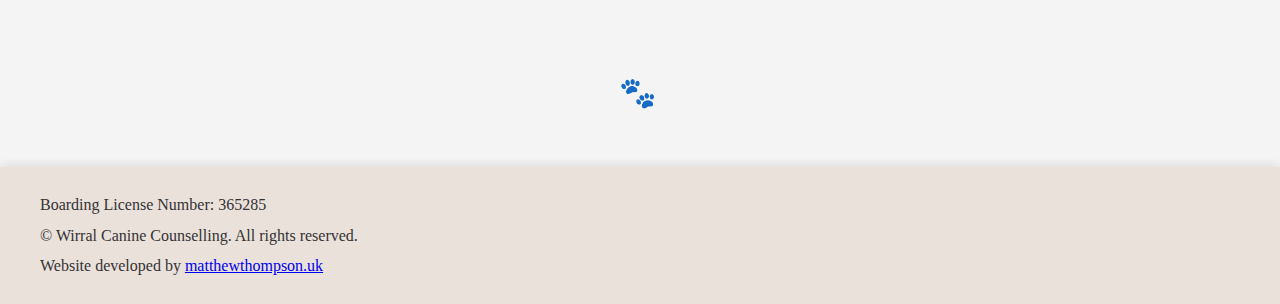
<file: public/daycare.html>
<!DOCTYPE html>
<html lang="en">

<script type="application/ld+json">
{
  "@context": "http://schema.org",
  "@type": "Service",
  "name": "Dog Daycare",
  "provider": {
    "@type": "LocalBusiness",
    "name": "Wirral Canine Counselling"
  },
  "description": "Licensed daytime dog daycare in Wirral, Merseyside.",
  "serviceType": "Dog Daycare",
  "url": "https://www.wirralcanine.co.uk/daycare"
}
</script>

<head>
  <meta charset="UTF-8">
  <meta name="viewport" content="width=device-width, initial-scale=1.0">
  <meta http-equiv="Content-Security-Policy" content="default-src 'self'; img-src 'self'; script-src 'self'; style-src 'self';">
  <title>Licensed Dog Daycare | Wirral Canine Counselling</title>
  <meta name="description" content="Licensed dog daycare establishment based in Wirral, Merseyside. Dedicated to the daytime care of your pet.">
  <link rel="stylesheet" href="css/style.css">
  <!-- Add custom fonts -->
  <link rel="preconnect" href="https://fonts.googleapis.com">
  <link rel="preconnect" href="https://fonts.gstatic.com" crossorigin>
  <link href="https://fonts.googleapis.com/css2?family=Raleway&family=Ovo&display=swap" rel="stylesheet">
</head>


<body>
  
  <!-- Main Header -->
  <header class="navbar">
    <div class="logo">
      <img src="images/wcc_logo_copyright.png" alt="Logo">
    </div>
    <nav>
      <!-- Hamburger button -->
      <button class="hamburger" aria-label="Toggle navigation">
        <span class="bar"></span>
        <span class="bar"></span>
        <span class="bar"></span>
      </button>
      <ul class="nav-links">
        <li><a href="index.html">HOME</a></li>
        <li><a href="behaviour.html">BEHAVIOUR</a></li>
        <li><a href="boarding.html">BOARDING</a></li>
        <li><a href="daycare.html" class="active">DAYCARE</a></li>
        <li><a href="sitting.html">PET SITTING</a></li>
        <!-- Omitted page for now <li><a href="walking.html">WALKING</a></li> -->
        <li><a href="license.html">LICENSE</a></li>
		<!-- Omitted page for now <li><a href="resources.html">RESOURCES</a></li> -->
        <li><a href="about.html">OUR STORY</a></li>
        <li><a href="contact.html">CONTACT</a></li>
		<li><a href="booking.html">BOOKING</a></li>
      </ul>
    </nav>
  </header>

  <main class="content">
  
	<div class="section">
		<h1> Daycare (Day Boarding)</h1>
		<p>Home doggy daycare gives your dog a space to relax and unwind without the ​noise of kennels and the love of our own. Your dog will be given their own ​space but the opportunity to socialise with our older resident dogs.</p>
	
		<p>Our daycare provides a home away from home for your dog throughout the day, with enriching activities, play and socialisation. Similar to our overnight boarding, your dog will have contiuous access (weather permitting) to our rear garden for the duration of the day, walking, love and attention, the same as our own. </p>
	</div>
	
	<!-- Add the paws using Unicode characters -->
	<div class="star-rating">
    &#128062; <!-- Unicode star character -->
	</div>
	
	<div class="section">
		<h1> Daycare Hours</h1>
		
		<p>Our daycare hours are:</p>
		<p><b>08:30am to 17:00pm daily</b> (including weekends)</p>
		<p>Please be advised that daycare rates transition to overnight boarding rates after 5:00 PM. Late pickups can interfere with the comfort and routine of our overnight guests. Therefore, if you require daycare services beyond 5:00 PM, an overnight boarding fee will be applied to ensure we can maintain the highest standard of care for all of our clients. We appreciate your understanding and cooperation.</p>

	</div>
	
	<!-- Add the paws using Unicode characters -->
	<div class="star-rating">
    &#128062; <!-- Unicode star character -->
	</div>
	
	</div>
	
	<div class="section contact-section">
		<h1>Contact Us Today!</h1>
		<p><b>Telephone:</b> (0151) 513 9042</p>
		<p><b>Email:</b> wirralcanine@gmail.com</p>
  
		<!-- Facebook Icon with link -->
		<a href="https://www.facebook.com/WirralCanineCounselling/" target="_blank" class="social-icon">
			<img src="images/icons/wcc_fb.png" alt="Facebook Icon">
		</a>
	</div>

	<!-- Add the paws using Unicode characters -->
	<div class="star-rating">
    &#128062; <!-- Unicode star character -->
	</div>
	
  </main>

  <script src="scripts/script.js"></script>
  
  <footer class="footer">
    <div class="footer-content">
      <p>Boarding License Number: 365285</p>
      <p>&copy; <span id="current-year"></span> Wirral Canine Counselling. All rights reserved.</p>
	  <p>Website developed by <a href="https://www.matthewthompson.uk">matthewthompson.uk</a></p>
    </div>
  </footer>

	<script>
		document.getElementById("current-year").textContent = new Date().getFullYear();
	</script>


</body>


</html>
</file>
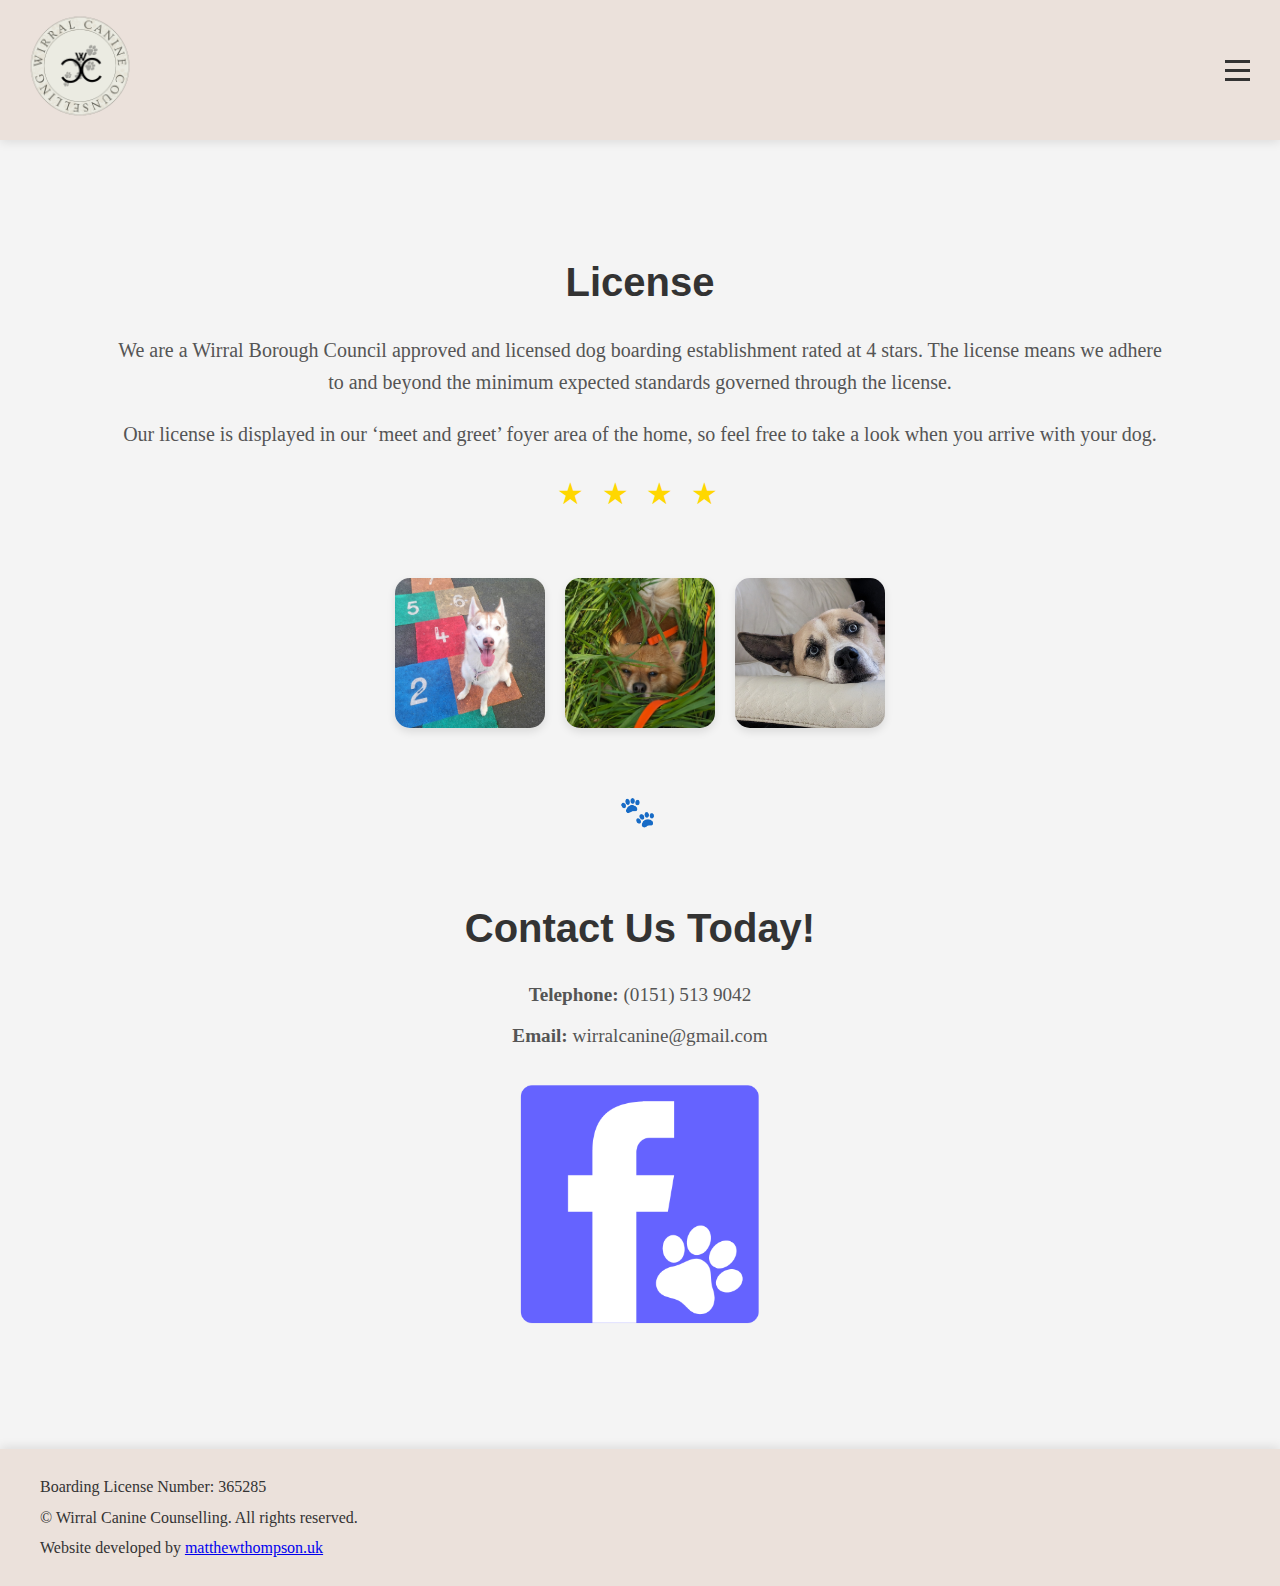
<file: public/license.html>
<!DOCTYPE html>
<html lang="en">

<script type="application/ld+json">
{
  "@context": "http://schema.org",
  "@type": "WebPage",
  "name": "Animal Establishment License",
  "url": "https://www.wirralcanine.co.uk/license",
  "about": {
    "@type": "GovernmentPermit",
    "name": "The Animal Welfare (Licensing of Activities Involving Animals) (England) Regulations 2018",
    "issuedBy": {
      "@type": "GovernmentOrganization",
      "name": "Wirral Borough Council"
    },
    "identifier": "365285"
  },
  "publisher": {
    "@type": "LocalBusiness",
    "name": "Wirral Canine Counselling",
    "url": "https://www.wirralcanine.co.uk/"
  }
}
</script>

<head>
  <meta charset="UTF-8">
  <meta name="viewport" content="width=device-width, initial-scale=1.0">
  <meta http-equiv="Content-Security-Policy" content="default-src 'self'; img-src 'self'; script-src 'self'; style-src 'self';">
  <title>Licensed by Wirral Borough Council | Wirral Canine Counselling</title>
  <meta name="description" content="We are a licensed animal care establishment in Wirral, Merseyside. We are regulated by Wirral Borough Council for the Licensing of Activities Involving Animals.">
  <link rel="stylesheet" href="css/style.css">
  <!-- Add custom fonts -->
  <link rel="preconnect" href="https://fonts.googleapis.com">
  <link rel="preconnect" href="https://fonts.gstatic.com" crossorigin>
  <link href="https://fonts.googleapis.com/css2?family=Raleway&family=Ovo&display=swap" rel="stylesheet">
</head>

<body>
  
  <!-- Main Header -->
  <header class="navbar">
    <div class="logo">
      <img src="images/wcc_logo_copyright.png" alt="Logo">
    </div>
    <nav>
      <!-- Hamburger button -->
      <button class="hamburger" aria-label="Toggle navigation">
        <span class="bar"></span>
        <span class="bar"></span>
        <span class="bar"></span>
      </button>
      <ul class="nav-links">
        <li><a href="index.html">HOME</a></li>
        <li><a href="behaviour.html">BEHAVIOUR</a></li>
        <li><a href="boarding.html">BOARDING</a></li>
        <li><a href="daycare.html">DAYCARE</a></li>
        <li><a href="sitting.html">PET SITTING</a></li>
        <li><a href="license.html" class="active">LICENSE</a></li>
        <!-- Omitted page for now <li><a href="resources.html">RESOURCES</a></li> -->
        <li><a href="about.html">OUR STORY</a></li>
        <li><a href="contact.html">CONTACT</a></li>
        <li><a href="booking.html">BOOKING</a></li>
      </ul>
    </nav>
  </header>

  <main class="content">
    <div class="section">
      <h1>License</h1>
      <p>We are a Wirral Borough Council approved and licensed ​dog boarding ​establishment rated at 4 stars. The license ​means we adhere to and beyond the ​minimum expected ​standards governed through the license.</p>
    
      <p>Our license is ​displayed in our ‘meet and greet’ foyer area of the home, ​so feel ​free to take a look when you arrive with your dog.</p>
      <!-- Add the star rating using Unicode characters -->
      <div class="star-rating">
        &#9733; &#9733; &#9733; &#9733; <!-- Unicode star character -->
      </div>
    </div>
    
    <div class="image-gallery">
      <img src="images/dogs/dog9.jpg" alt="Dog_9" class="gallery-image">
      <img src="images/dogs/dog10.jpg" alt="Dog_10" class="gallery-image">
      <img src="images/dogs/dog11.jpg" alt="Dog_11" class="gallery-image">
    </div>
    
    <!-- Add the paws using Unicode characters -->
    <div class="star-rating">
      &#128062; <!-- Unicode star character -->
    </div>
  
    <div class="section contact-section">
      <h1>Contact Us Today!</h1>
      <p><b>Telephone:</b> (0151) 513 9042</p>
      <p><b>Email:</b> wirralcanine@gmail.com</p>
    
      <!-- Facebook Icon with link -->
      <a href="https://www.facebook.com/WirralCanineCounselling/" target="_blank" class="social-icon">
        <img src="images/icons/wcc_fb.png" alt="Facebook Icon">
      </a>
    </div>
  </main>

  <script src="scripts/script.js"></script>
  
  <footer class="footer">
    <div class="footer-content">
      <p>Boarding License Number: 365285</p>
      <p>&copy; <span id="current-year"></span> Wirral Canine Counselling. All rights reserved.</p>
      <p>Website developed by <a href="https://www.matthewthompson.uk">matthewthompson.uk</a></p>
    </div>
  </footer>

  <script>
    document.getElementById("current-year").textContent = new Date().getFullYear();
  </script>

</body>

</html>
</file>
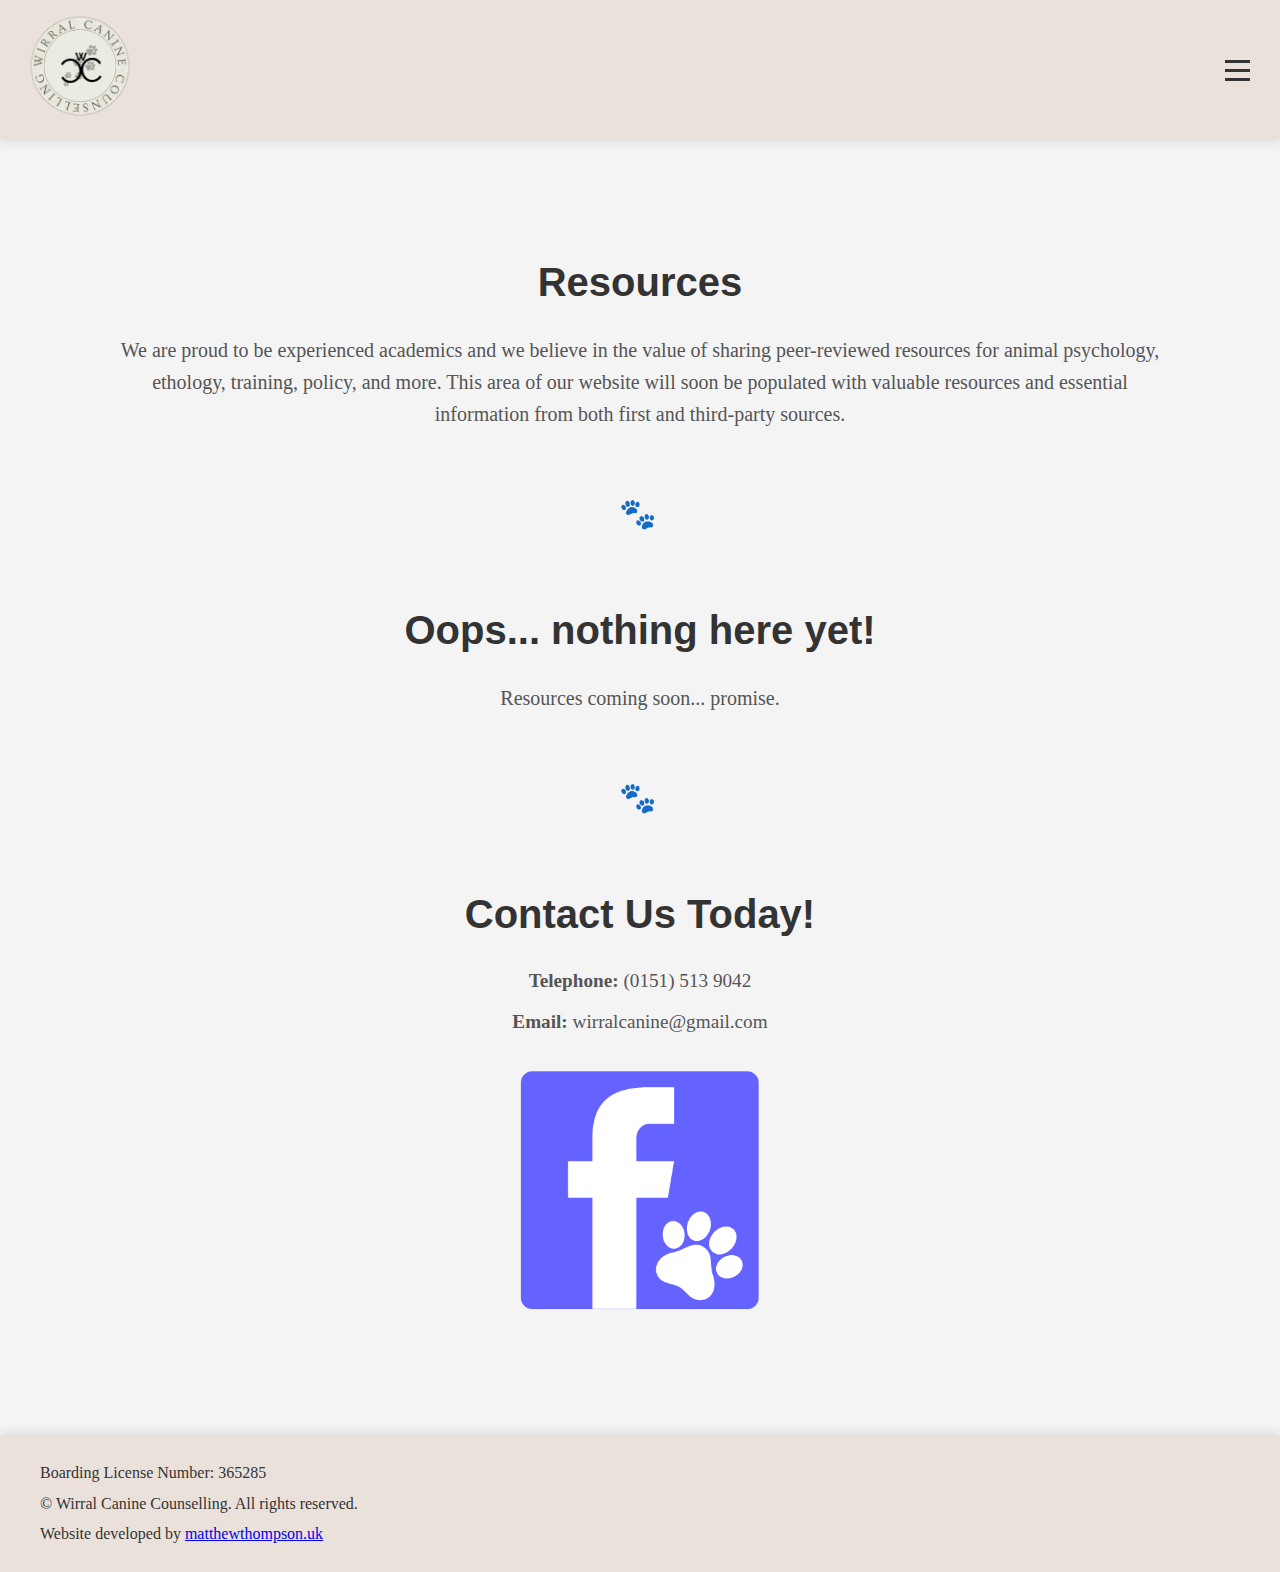
<file: public/resources.html>
<!DOCTYPE html>
<html lang="en">

<script type="application/ld+json">
{
  "@context": "http://schema.org",
  "@type": "CollectionPage",
  "name": "Resources",
  "url": "https://www.wirralcanine.co.uk/resources",
  "description": "A collection of resources including downloadable guides, blogs, and external references to support dog care and training.",
  "hasPart": [
    {
      "@type": "WebPage",
      "name": "Coming Soon...",
      "url": "https://www.wirralcanine.co.uk/resources",
      "about": "Resources coming soon...",
      "datePublished": "2024-08-21"
    }
  ],
  "publisher": {
    "@type": "LocalBusiness",
    "name": "Wirral Canine Counselling",
    "url": "https://www.wirralcanine.co.uk"
  }
}
</script>


<!DOCTYPE html>
<html lang="en">

<head>
  <meta charset="UTF-8">
  <meta name="viewport" content="width=device-width, initial-scale=1.0">
  <meta http-equiv="Content-Security-Policy" content="default-src 'self'; img-src 'self'; script-src 'self'; style-src 'self';">
  <title>Resources | Wirral Canine Counselling</title>
  <meta name="description" content="We are dedicated to improving the pet and animal industry. As qualified academics we provide trustworthy peer-reviewed resources for you to engage with and learn.">
  <link rel="stylesheet" href="css/style.css">
  <link rel="preconnect" href="https://fonts.googleapis.com">
  <link rel="preconnect" href="https://fonts.gstatic.com" crossorigin>
  <link href="https://fonts.googleapis.com/css2?family=Raleway&family=Ovo&display=swap" rel="stylesheet">
</head>

<body>
  
  <!-- Main Header -->
  <header class="navbar">
    <div class="logo">
      <img src="images/wcc_logo_copyright.png" alt="Logo">
    </div>
    <nav>
      <button class="hamburger" aria-label="Toggle navigation">
        <span class="bar"></span>
        <span class="bar"></span>
        <span class="bar"></span>
      </button>
      <ul class="nav-links">
        <li><a href="index.html">HOME</a></li>
        <li><a href="behaviour.html">BEHAVIOUR</a></li>
        <li><a href="boarding.html">BOARDING</a></li>
        <li><a href="daycare.html">DAYCARE</a></li>
        <li><a href="sitting.html">PET SITTING</a></li>
        <li><a href="license.html">LICENSE</a></li>
        <!-- Omitted page for now <li><a href="resources.html">RESOURCES</a></li> -->
        <li><a href="about.html">OUR STORY</a></li>
        <li><a href="contact.html">CONTACT</a></li>
        <li><a href="booking.html">BOOKING</a></li>
      </ul>
    </nav>
  </header>

  <main class="content">
    <div class="section">
      <h1>Resources</h1>
      <p>We are proud to be experienced academics and we believe in the value of sharing peer-reviewed resources for animal psychology, ethology, training, policy, and more. This area of our website will soon be populated with valuable resources and essential information from both first and third-party sources.</p>
    </div>

    <div class="star-rating">
      &#128062; <!-- Unicode paw character -->
    </div>

    <div class="section">
      <h1>Oops... nothing here yet!</h1>
      <p>Resources coming soon... promise.</p>
    </div>

    <div class="star-rating">
      &#128062; <!-- Unicode paw character -->
    </div>

    <div class="section contact-section">
      <h1>Contact Us Today!</h1>
      <p><b>Telephone:</b> (0151) 513 9042</p>
      <p><b>Email:</b> wirralcanine@gmail.com</p>
    
      <a href="https://www.facebook.com/WirralCanineCounselling/" target="_blank" class="social-icon">
        <img src="images/icons/wcc_fb.png" alt="Facebook Icon">
      </a>
    </div>
  </main>

  <script src="scripts/script.js"></script>
  
  <footer class="footer">
    <div class="footer-content">
      <p>Boarding License Number: 365285</p>
      <p>&copy; <span id="current-year"></span> Wirral Canine Counselling. All rights reserved.</p>
      <p>Website developed by <a href="https://www.matthewthompson.uk">matthewthompson.uk</a></p>
    </div>
  </footer>

  <script>
    document.getElementById("current-year").textContent = new Date().getFullYear();
  </script>

</body>

</html>
</file>
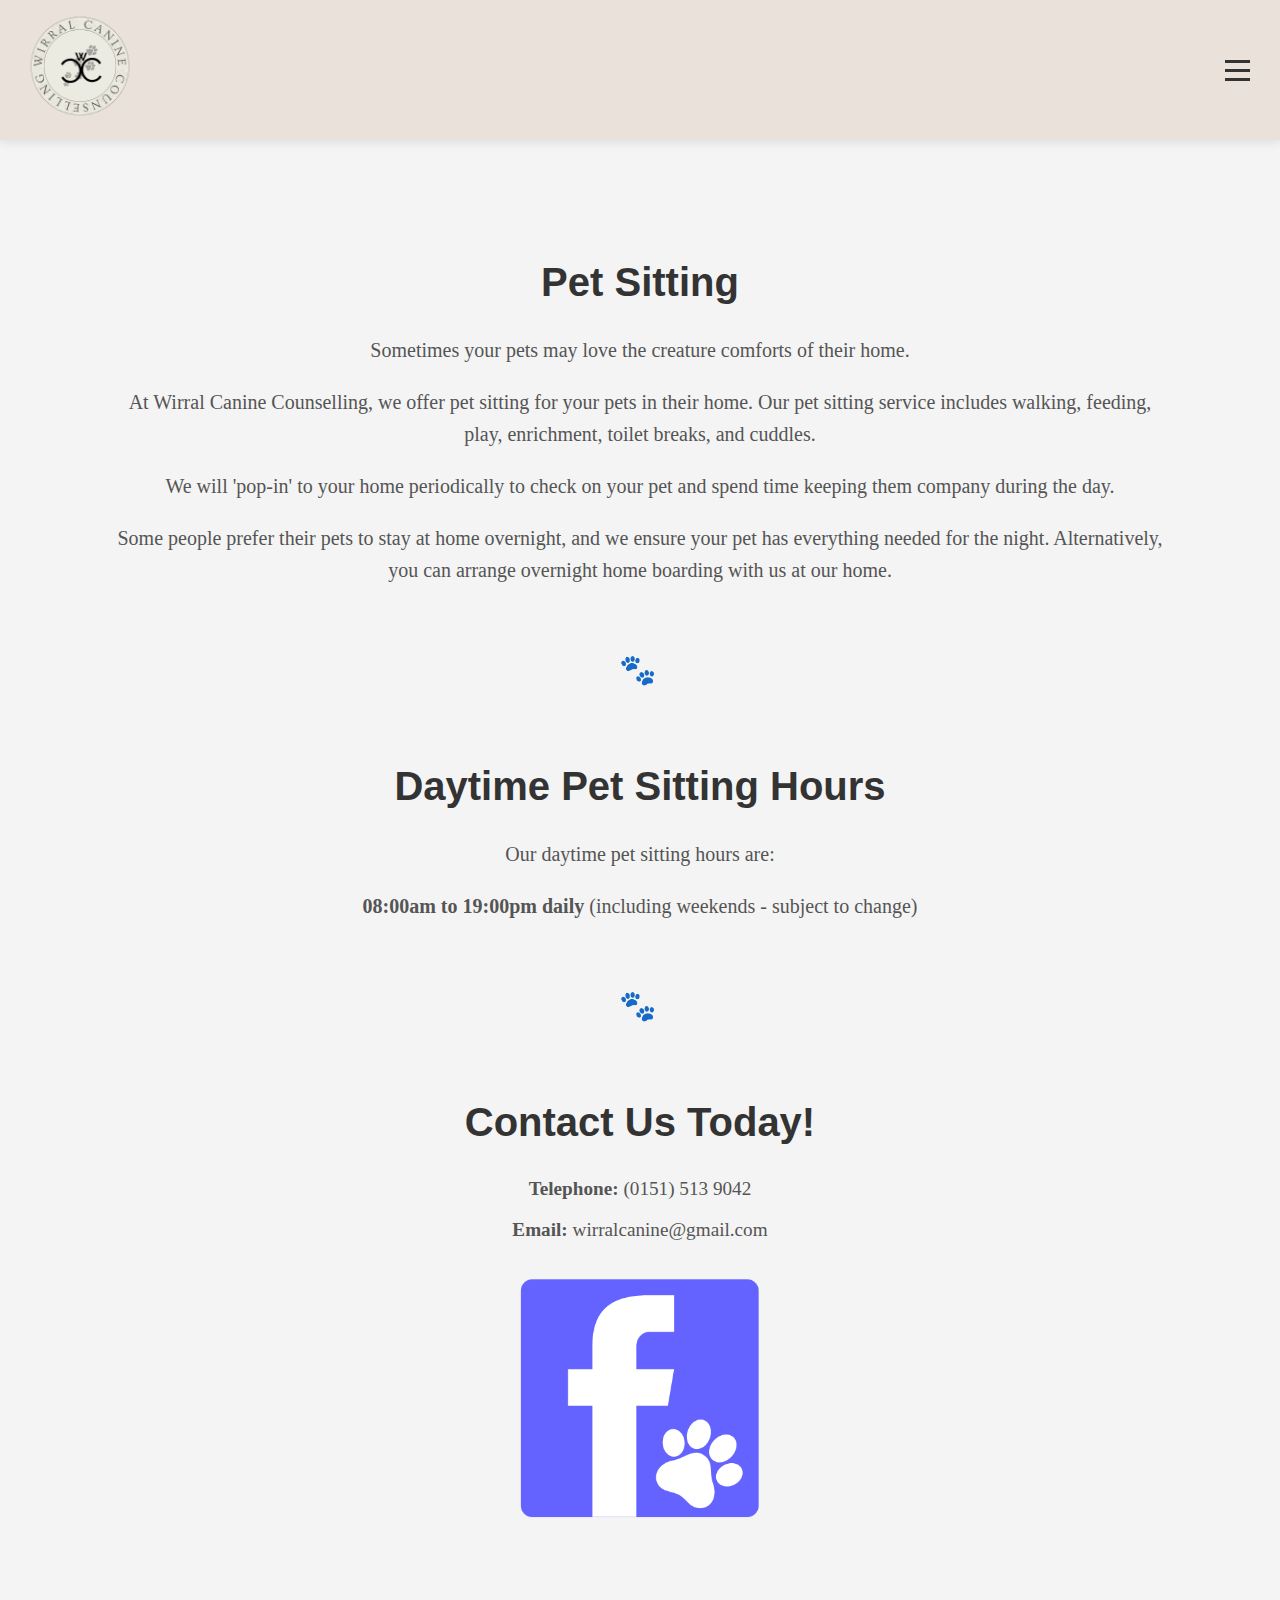
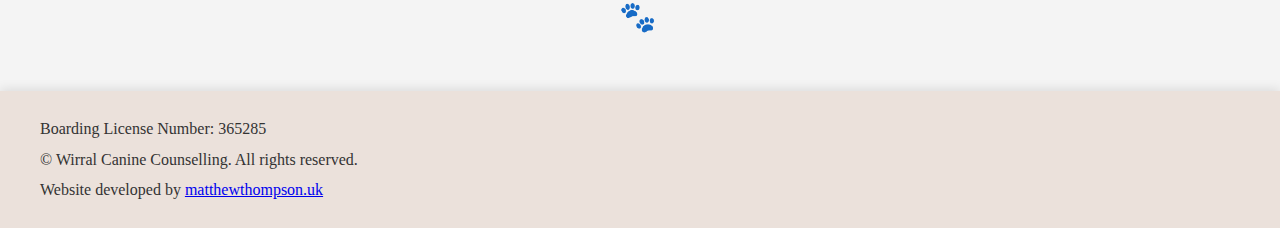
<file: public/sitting.html>
<!DOCTYPE html>
<html lang="en">

<script type="application/ld+json">
{
  "@context": "http://schema.org",
  "@type": "Service",
  "name": "Pet Sitting",
  "provider": {
    "@type": "LocalBusiness",
    "name": "Wirral Canine Counselling"
  },
  "description": "At home pet sitting for dogs and cats in Wirral, Merseyside.",
  "serviceType": "Pet Sitting",
  "url": "https://www.wirralcanine.co.uk/sitting"
}
</script>

<!DOCTYPE html>
<html lang="en">

<head>
  <meta charset="UTF-8">
  <meta name="viewport" content="width=device-width, initial-scale=1.0">
  <meta http-equiv="Content-Security-Policy" content="default-src 'self'; img-src 'self'; script-src 'self'; style-src 'self';">
  <title>At Home Pet Sitting | Wirral Canine Counselling</title>
  <meta name="description" content="Pet sitting for your pet in their own home, in Wirral, Merseyside. We are dedicated to caring for your pet in a place they call their own! Pop-ins, feeds, walks, enrichment, cuddles, and play!">
  <link rel="stylesheet" href="css/style.css">
  <link rel="preconnect" href="https://fonts.googleapis.com">
  <link rel="preconnect" href="https://fonts.gstatic.com" crossorigin>
  <link href="https://fonts.googleapis.com/css2?family=Raleway&family=Ovo&display=swap" rel="stylesheet">
</head>

<body>
  
  <!-- Main Header -->
  <header class="navbar">
    <div class="logo">
      <img src="images/wcc_logo_copyright.png" alt="Logo">
    </div>
    <nav>
      <button class="hamburger" aria-label="Toggle navigation">
        <span class="bar"></span>
        <span class="bar"></span>
        <span class="bar"></span>
      </button>
      <ul class="nav-links">
        <li><a href="index.html">HOME</a></li>
        <li><a href="behaviour.html">BEHAVIOUR</a></li>
        <li><a href="boarding.html">BOARDING</a></li>
        <li><a href="daycare.html">DAYCARE</a></li>
        <li><a href="sitting.html" class="active">PET SITTING</a></li>
        <li><a href="license.html">LICENSE</a></li>
        <!-- Omitted page for now <li><a href="resources.html">RESOURCES</a></li> -->
        <li><a href="about.html">OUR STORY</a></li>
        <li><a href="contact.html">CONTACT</a></li>
        <li><a href="booking.html">BOOKING</a></li>
      </ul>
    </nav>
  </header>

  <main class="content">
    <div class="section">
      <h1>Pet Sitting</h1>
      <p>Sometimes your pets may love the creature comforts of their home.</p>
      <p>At Wirral Canine Counselling, we offer pet sitting for your pets in their home. Our pet sitting service includes walking, feeding, play, enrichment, toilet breaks, and cuddles.</p>
      <p>We will 'pop-in' to your home periodically to check on your pet and spend time keeping them company during the day.</p>
      <p>Some people prefer their pets to stay at home overnight, and we ensure your pet has everything needed for the night. Alternatively, you can arrange overnight home boarding with us at our home.</p>
    </div>

    <div class="star-rating">
      &#128062; <!-- Unicode paw character -->
    </div>
    
    <div class="section">
      <h1>Daytime Pet Sitting Hours</h1>
      <p>Our daytime pet sitting hours are:</p>
      <p><b>08:00am to 19:00pm daily</b> (including weekends - subject to change)</p>
    </div>

    <div class="star-rating">
      &#128062; <!-- Unicode paw character -->
    </div>

    <div class="section contact-section">
      <h1>Contact Us Today!</h1>
      <p><b>Telephone:</b> (0151) 513 9042</p>
      <p><b>Email:</b> wirralcanine@gmail.com</p>
    
      <a href="https://www.facebook.com/WirralCanineCounselling/" target="_blank" class="social-icon">
        <img src="images/icons/wcc_fb.png" alt="Facebook Icon">
      </a>
    </div>

    <div class="star-rating">
      &#128062; <!-- Unicode paw character -->
    </div>
  </main>

  <script src="scripts/script.js"></script>
  
  <footer class="footer">
    <div class="footer-content">
      <p>Boarding License Number: 365285</p>
      <p>&copy; <span id="current-year"></span> Wirral Canine Counselling. All rights reserved.</p>
      <p>Website developed by <a href="https://www.matthewthompson.uk">matthewthompson.uk</a></p>
    </div>
  </footer>

  <script>
    document.getElementById("current-year").textContent = new Date().getFullYear();
  </script>

</body>

</html>
</file>
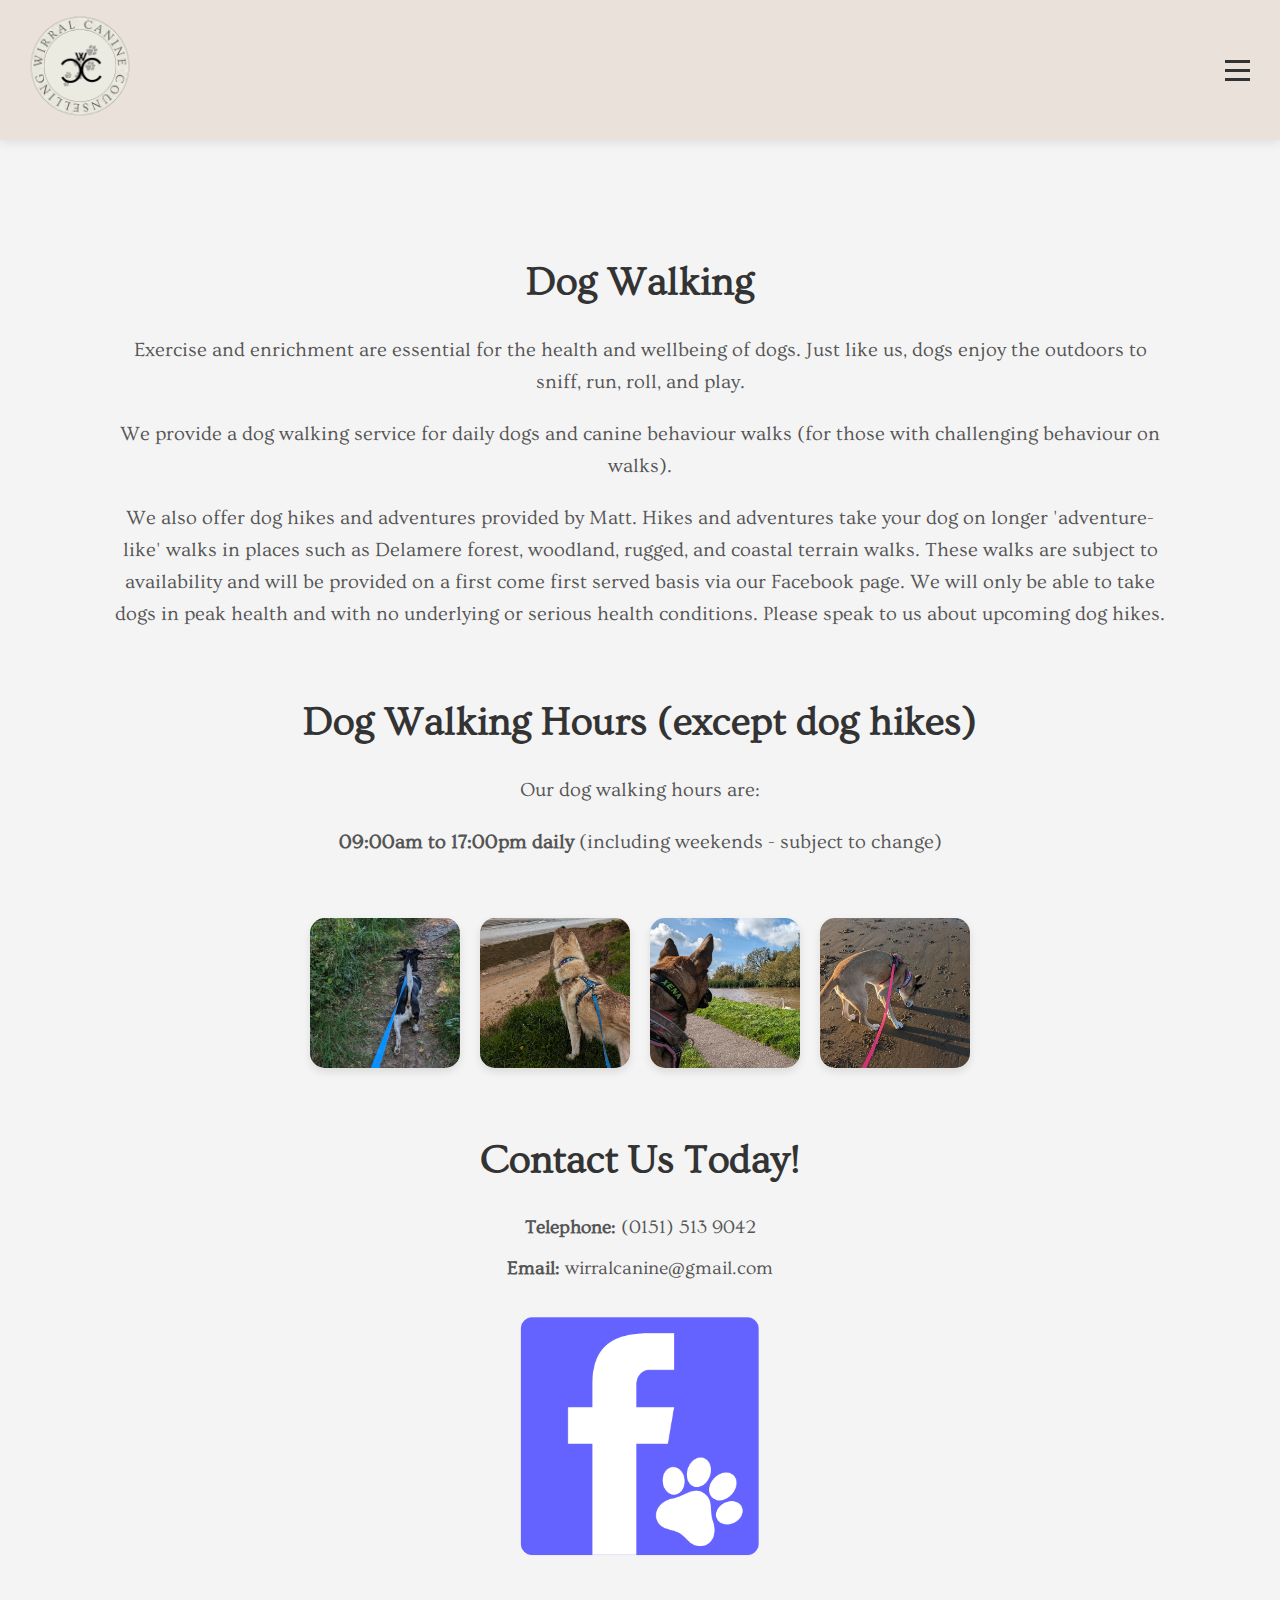
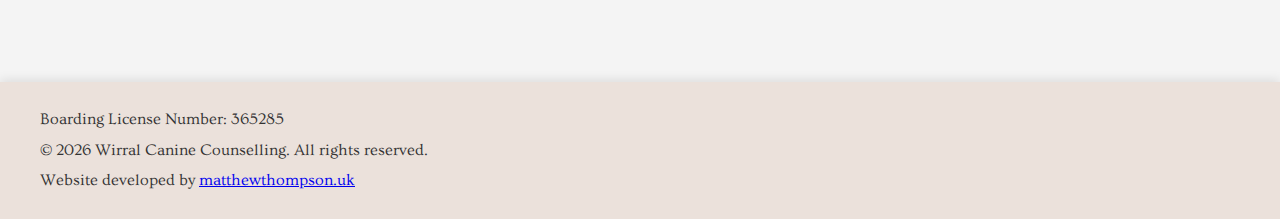
<file: public/walking.html>
<!DOCTYPE html>
<html lang="en">


<!DOCTYPE html>
<html lang="en">

<head>
  <meta charset="UTF-8">
  <meta name="viewport" content="width=device-width, initial-scale=1.0">
  <title>Wirral Canine Counselling</title>
  <link rel="stylesheet" href="css/style.css">
  <link rel="preconnect" href="https://fonts.googleapis.com">
  <link rel="preconnect" href="https://fonts.gstatic.com" crossorigin>
  <link href="https://fonts.googleapis.com/css2?family=Raleway&family=Ovo&display=swap" rel="stylesheet">
</head>

<body>
  
  <!-- Main Header -->
  <header class="navbar">
    <div class="logo">
      <img src="images/wcc_logo_copyright.png" alt="Logo">
    </div>
    <nav>
      <button class="hamburger" aria-label="Toggle navigation">
        <span class="bar"></span>
        <span class="bar"></span>
        <span class="bar"></span>
      </button>
      <ul class="nav-links">
        <li><a href="index.html">HOME</a></li>
        <li><a href="behaviour.html">BEHAVIOUR</a></li>
        <li><a href="boarding.html">BOARDING</a></li>
        <li><a href="daycare.html">DAYCARE</a></li>
        <li><a href="sitting.html" class="active">SITTING</a></li>
        <li><a href="license.html">LICENSE</a></li>
        <li><a href="resources.html">RESOURCES</a></li>
        <li><a href="about.html">OUR STORY</a></li>
        <li><a href="contact.html">CONTACT</a></li>
        <li><a href="booking.html">BOOKING</a></li>
      </ul>
    </nav>
  </header>

  <main class="content">
    <div class="section">
      <h1> Dog Walking</h1>
      <p>Exercise and enrichment are essential for the health and wellbeing of dogs. Just like us, dogs enjoy the outdoors to sniff, run, roll, and play.</p>
      <p>We provide a dog walking service for daily dogs and canine behaviour walks (for those with challenging behaviour on walks).</p> 
      
      <p>We also offer dog hikes and adventures provided by Matt. Hikes and adventures take your dog on longer 'adventure-like' walks in places such as Delamere forest, woodland, rugged, and coastal terrain walks. These walks are subject to availability and will be provided on a first come first served basis via our Facebook page. We will only be able to take dogs in peak health and with no underlying or serious health conditions. Please speak to us about upcoming dog hikes.</p>
    </div>
    
    <div class="section">
      <h1> Dog Walking Hours (except dog hikes)</h1>
      <p>Our dog walking hours are:</p>
      <p><b>09:00am to 17:00pm daily</b> (including weekends - subject to change)</p>

      <div class="image-gallery">
        <img src="images/walking/walk1.jpg" alt="dog_walking_1" class="gallery-image">
        <img src="images/walking/walk2.jpg" alt="dog_walking_2" class="gallery-image">
        <img src="images/walking/walk3.jpg" alt="dog_walking_3" class="gallery-image">
        <img src="images/walking/walk4.jpg" alt="dog_walking_4" class="gallery-image">
      </div>
    </div>
    
    <div class="section contact-section">
      <h1>Contact Us Today!</h1>
      <p><b>Telephone:</b> (0151) 513 9042</p>
      <p><b>Email:</b> wirralcanine@gmail.com</p>

      <!-- Facebook Icon with link -->
      <a href="https://www.facebook.com/WirralCanineCounselling/" target="_blank" class="social-icon">
        <img src="images/icons/wcc_fb.png" alt="Facebook Icon">
      </a>
    </div>
  </main>

  <script src="scripts/script.js"></script>

  <footer class="footer">
    <div class="footer-content">
      <p>Boarding License Number: 365285</p>
      <p>&copy; <span id="current-year"></span> Wirral Canine Counselling. All rights reserved.</p>
      <p>Website developed by <a href="https://www.matthewthompson.uk">matthewthompson.uk</a></p>
    </div>
  </footer>

  <script>
    document.getElementById("current-year").textContent = new Date().getFullYear();
  </script>

</body>

</html>
</file>
<file: public/css/style.css>
/* Reset styles */
* {
  margin: 0;
  padding: 0;
  box-sizing: border-box;
}

/* Body styling */
body {
  font-family: 'Ovo', serif; /* Apply Ovo font to the body text */
  line-height: 1.6;
  background-color: #f4f4f4;
  color: #333;
  padding: 0;
  margin: 0;
}

/* Navbar styling */
.navbar {
  display: flex;
  justify-content: space-between;
  align-items: center;
  height: 140px; /* Increased height for the header */
  padding: 0 20px;
  background-color: #ebe1db;
  box-shadow: 0 2px 10px rgba(0, 0, 0, 0.1);
  position: relative;
}

.logo img {
  height: 100%; /* Make the logo fill the header height */
  max-height: 120px; /* Ensure the logo doesn't stretch */
  object-fit: contain; /* Keep the logo's aspect ratio */
}

/* Main navigation */
nav {
  display: flex;
  align-items: center;
  justify-content: flex-end; /* Keeps the nav and hamburger aligned to the right */
  flex-grow: 1;
}

/* Navigation links */
.nav-links {
  list-style: none;
  display: flex;
  gap: 20px; /* Increase space between nav items */
}

nav ul li {
  position: relative; /* Ensure relative positioning for the flag/banner */
}

/* Base styling for links */
nav ul li a {
  font-family: 'Ovo', sans-serif; /* Apply Ovo font to nav links */
  font-weight: normal; /* Set font weight to normal for Ovo */
  text-decoration: none;
  font-size: 1.25rem; /* Increase font size for navigation */
  color: #333;
  padding: 10px 20px;
  position: relative;
  transition: color 0.3s ease, background-color 0.3s ease; /* Transition for hover effects */
  z-index: 1; /* Ensure the text is above the banner */
  text-align: center;
}

/* Flag/banner styling for active nav item */
nav ul li a.active::before {
  content: '';
  position: absolute;
  top: 0;
  left: 50%;
  transform: translateX(-50%);
  height: 200%; /* Make the banner longer */
  width: 120%; /* Adjust the width for the banner */
  background-color: #b19d85; /* Background color for the active banner */
  clip-path: polygon(50% 100%, 100% 85%, 100% 0, 0 0, 0 85%); /* Create the flag/rectangle shape with a triangular cut */
  z-index: -1; /* Place the banner behind the text */
  transition: background-color 0.3s ease;
}

nav ul li a.active {
  color: white; /* Change text color for the active item */
}

/* Hover effect for non-active items - white banner */
nav ul li a:not(.active):hover::before {
  content: '';
  position: absolute;
  top: 0;
  left: 50%;
  transform: translateX(-50%);
  height: 200%; /* Make the banner longer */
  width: 100%; /* Adjust the width for the banner */
  background-color: #bfaa8f; /* White banner on hover */
  clip-path: polygon(50% 75%, 100% 85%, 100% 0, 0 0, 0 85%); /* Create the flag/rectangle shape with a triangular cut */
  z-index: -1; /* Place the banner behind the text */
  transition: background-color 0.3s ease;
}

nav ul li a:not(.active):hover {
  color: white; /* Change the text color to white on hover for non-active items */
}

/* Hamburger menu styling */
.hamburger {
  display: none;
  flex-direction: column;
  justify-content: space-between;
  cursor: pointer;
  background: none;
  border: none;
  padding: 10px;
}

.hamburger .bar {
  width: 25px;
  height: 3px;
  background-color: #333;
  margin: 3px 0;
  transition: 0.4s;
}

/* Disable banners in the hamburger menu */
.nav-links.active nav ul li a::before,
.nav-links.active nav ul li a::after {
  display: none !important;
  content: none !important;
}

/* Hamburger menu hover effect - background on hover */
.nav-links.active nav ul li a:hover {
  background-color: #bfaa8f; /* Background color on hover */
  color: #333; /* Retain the text color on hover */
}

/* Content styling */
.content {
  max-width: 1200px;
  margin: 0 auto;
  padding: 50px 20px; /* Add padding to the content for spacing */
  text-align: center;
}

.content h1 {
  font-family: 'Ovo', sans-serif; /* Apply Ovo font to headers */
  font-weight: bold; /* Set font weight to normal for Ovo */
  font-size: 2.5rem;
  margin-bottom: 20px;
}

.content p {
  font-family: 'Ovo', serif; /* Apply Ovo font to body text */
  font-size: 1.25rem;
  color: #555;
  margin-bottom: 20px;
  padding: 0 50px; /* Add padding to body paragraphs */
}

/* Responsive Breakpoints */
@media (max-width: 1820px) {
  .navbar {
    flex-direction: row;
  }

  .hamburger {
    display: flex;
  }

  .nav-links {
    display: none;
    flex-direction: column;
    position: absolute;
    top: 100%;
    left: 0;
    width: 100%;
    background-color: #fff;
    padding: 10px 0;
    box-shadow: 0 2px 10px rgba(0, 0, 0, 0.1);
  }

  .nav-links.active {
    display: flex;
  }

  nav ul li {
    width: 100%;
    text-align: center;
  }

  nav ul li a {
    font-size: 1.5rem;
    padding: 15px 20px;
    width: 100%;
  }

  /* Disable banners in the hamburger menu */
  nav ul li a::before,
  nav ul li a::after {
    display: none !important;
    content: none !important;
  }

  /* Hamburger menu hover effect - background on hover */
  nav ul li a:hover {
    background-color: #bfaa8f; /* Background color on hover */
    color: #333; /* Retain the text color on hover */
  }
}

@media (max-width: 768px) {
  .navbar {
    padding: 10px;
  }

  .logo img {
    max-height: 80px;
  }

  nav ul li a {
    font-size: 1.5rem;
    padding: 15px 20px;
  }

  .content {
    padding: 30px 15px; /* Adjust padding for smaller screens */
  }
}

@media (max-width: 480px) {
  .logo img {
    max-height: 60px;
  }

  .content {
    padding: 20px 10px; /* Further adjust padding for very small screens */
  }
}

/* Footer styling */
.footer {
  background-color: #ebe1db;
  padding: 20px 40px; /* Add padding for left spacing */
  text-align: left; /* Left align the text */
  box-shadow: 0 -2px 10px rgba(0, 0, 0, 0.1);
}

.footer-content p {
  font-family: 'Ovo', serif;
  font-size: 1rem;
  color: #333;
  margin: 5px 0;
}

/* Adjust padding and font size for smaller screens */
@media (max-width: 768px) {
  .footer {
    padding: 15px 20px; /* Less padding for smaller screens */
  }

  .footer-content p {
    font-size: 0.9rem;
  }
}

@media (max-width: 480px) {
  .footer {
    padding: 10px 15px; /* Further reduce padding for very small screens */
  }

  .footer-content p {
    font-size: 0.85rem;
  }
}

.section {
  margin-top: 60px;
  margin-bottom: 60px; /* Adds space below each section */
}

/* Image Gallery Section */
.image-gallery {
  display: flex;
  justify-content: center;
  gap: 20px; /* Space between images */
  margin: 60px 0; /* Space above and below the image gallery */
  flex-wrap: wrap; /* Allow wrapping for smaller screens */
}

.gallery-image {
  width: 150px;
  height: 150px; /* Keep the images squared */
  object-fit: cover; /* Ensures images maintain aspect ratio and fill the box */
  border-radius: 15px; /* Rounded corners for the images */
  box-shadow: 0 4px 8px rgba(0, 0, 0, 0.1); /* Subtle shadow for the images */
}

/* Display images in pairs for smaller screens, keeping them square */
@media (max-width: 768px) {
  .gallery-image {
    width: calc(50% - 20px); /* Two images per row with gap space considered */
    height: calc(50vw - 40px); /* Ensure height follows the width to keep it square */
    margin-bottom: 20px; /* Adds space between rows */
  }
}

/* Adjust size for even smaller screens */
@media (max-width: 480px) {
  .gallery-image {
    width: calc(50% - 10px); /* Maintain two images per row on small screens */
    height: calc(50vw - 20px); /* Ensure height follows the width to keep it square */
  }
}

/* Contact Section */
.contact-section {
  text-align: center; /* Center the content in this section */
  margin-top: 60px;
}

.contact-section p {
  margin: 10px 0;
  font-size: 1.2rem;
}

/* Social Icon Styling */
.social-icon img {
  width: 250px; /* Adjust the size as needed */
  height: 250px;
  margin-top: 20px; /* Match the margin between the paragraphs */
  transition: transform 0.3s ease; /* Add a hover effect */
}

.social-icon img:hover {
  transform: scale(1.1); /* Scale up the icon on hover */
}

/* Star Rating Styling */
.star-rating {
  text-align: center; /* Center the stars */
  margin-top: 10px; /* Add space between the paragraph and the stars */
}

.star-rating img.star {
  width: 30px; /* Set the size of the star images */
  height: 30px;
  margin: 0 5px; /* Space between the stars */
}

.star-rating {
  font-size: 30px; /* Size for Unicode stars */
  color: gold; /* Color for Unicode stars */
  letter-spacing: 5px; /* Space between stars */
}

/* Image Gallery Section */
.image-gallery-2 {
  display: flex;
  justify-content: center;
  gap: 20px; /* Space between images */
  margin: 60px 0; /* Space above and below the image gallery */
  flex-wrap: wrap; /* Allow wrapping for smaller screens */
}

.gallery-image-2 {
  width: 550px;
  height: 250px; /* Keep the images squared */
  object-fit: cover; /* Ensures images maintain aspect ratio and fill the box */
  border-radius: 15px; /* Rounded corners for the images */
  box-shadow: 0 4px 8px rgba(0, 0, 0, 0.1); /* Subtle shadow for the images */
}

/* Display images in pairs for smaller screens, keeping them square */
@media (max-width: 768px) {
  .gallery-image-2 {
    width: calc(50% - 20px); /* Two images per row with gap space considered */
    height: calc(50vw - 40px); /* Ensure height follows the width to keep it square */
    margin-bottom: 20px; /* Adds space between rows */
  }
}

/* Adjust size for even smaller screens */
@media (max-width: 480px) {
  .gallery-image-2 {
    width: calc(50% - 10px); /* Maintain two images per row on small screens */
    height: calc(50vw - 20px); /* Ensure height follows the width to keep it square */
  }
}

img {
  pointer-events: none;
}

.form-container {
    background-color: #f9f9f9;
    padding: 20px;
    border-radius: 8px;
    box-shadow: 0 0 10px rgba(0, 0, 0, 0.1);
    max-width: 600px;
    margin: 0 auto;
}

.form-container h3 {
    font-family: 'Raleway', sans-serif;
}

button[type="submit"] {
    background-color: #4CAF50;
    color: white;
    padding: 10px 20px;
    border: none;
    border-radius: 4px;
    cursor: pointer;
}

button[type="submit"]:hover {
    background-color: #45a049;
}

#total_estimate, #statusMessage {
    font-size: 1.2em;
    font-weight: bold;
}
</file>
